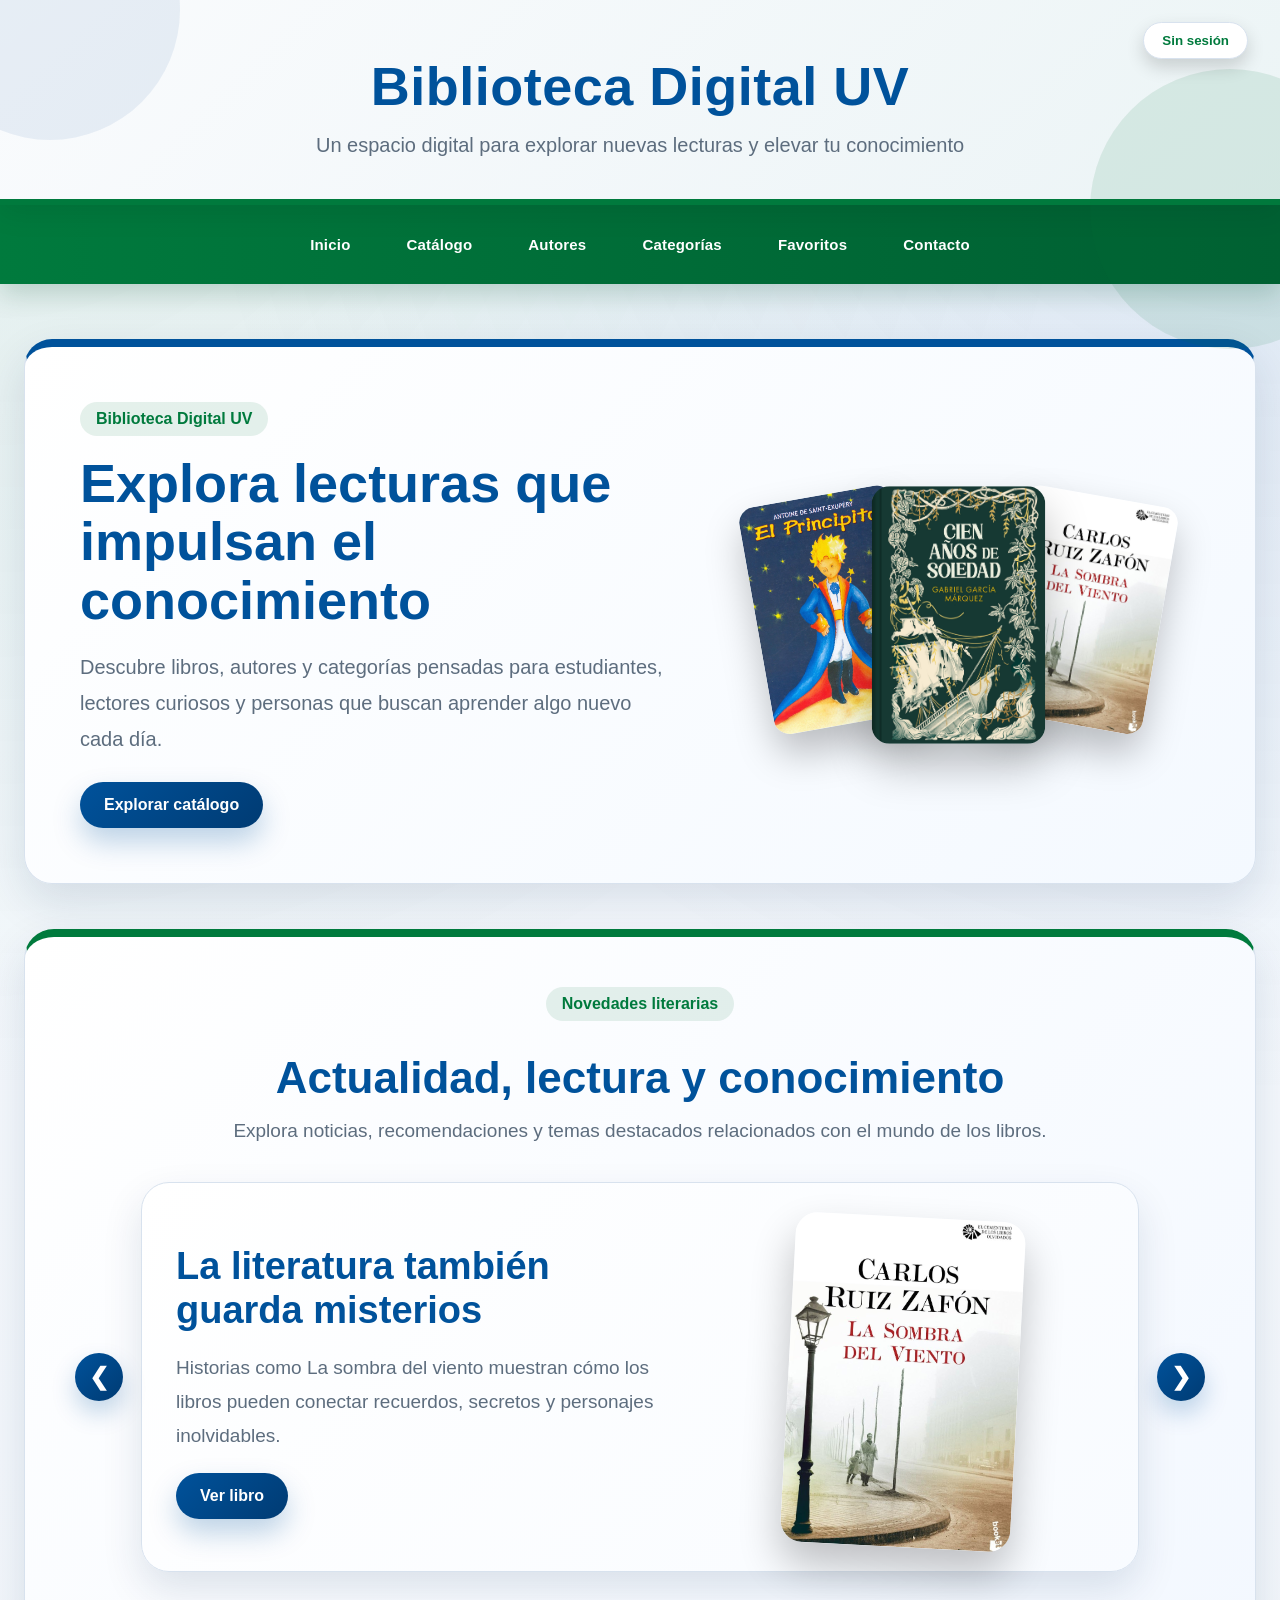
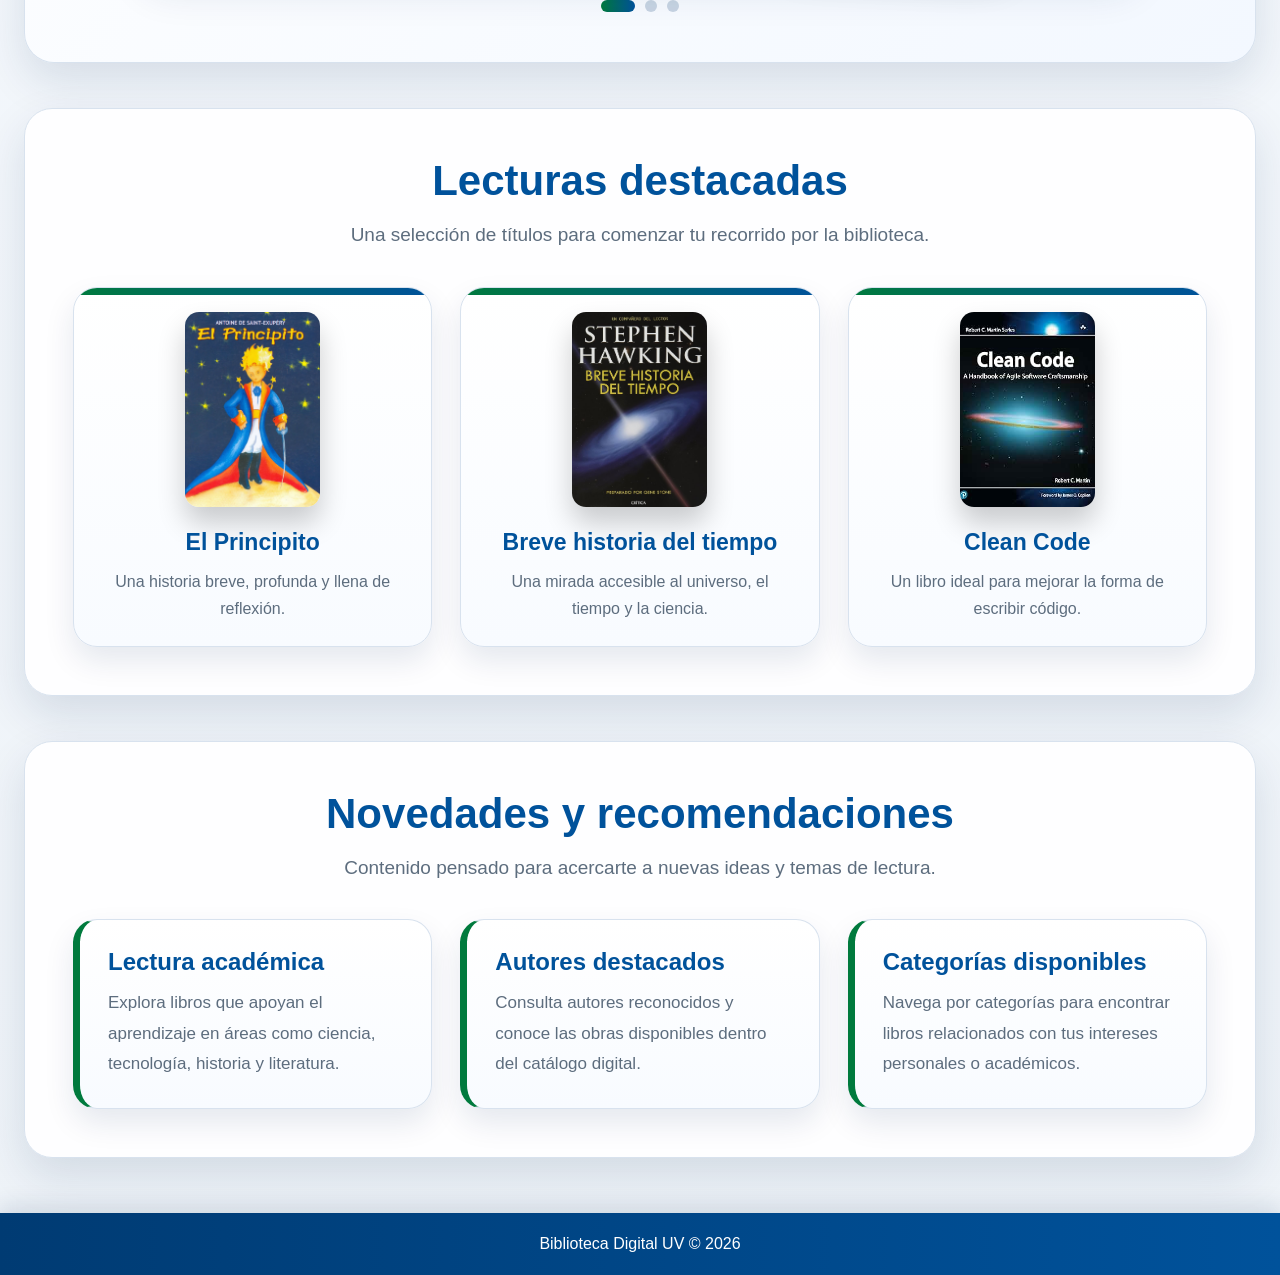
<file: index.html>
<!DOCTYPE html>
<html lang="es">
<head>
    <meta charset="UTF-8">
    <meta name="viewport" content="width=device-width, initial-scale=1.0">
    <title>Inicio - Biblioteca Digital UV</title>
    <link rel="stylesheet" href="css/estilos.css">
</head>
<body>
    <header>
        <div class="perfil-contenedor">
            <button class="boton-perfil" onclick="alternarPerfil()">Sin sesión</button>
            <div id="panel-perfil" class="panel-perfil">
                <div id="perfil-sin-sesion">
                    <p><strong>Iniciar sesión</strong></p>
                    <input type="text" id="matricula-login" placeholder="Matrícula">
                    <input type="password" id="contrasena-login" placeholder="Contraseña">
                    <button onclick="validarUsuario()" class="boton-login">Ingresar</button>
                    <p id="mensaje-login"></p>
                </div>
                <div id="perfil-con-sesion">
                    <p><strong id="nombre-sesion"></strong></p>
                    <p id="matricula-sesion"></p>
                    <button onclick="cerrarSesion()" class="boton-login">Cerrar sesión</button>
                </div>
            </div>
        </div>
        <h1>Biblioteca Digital UV</h1>
        <p>Un espacio digital para explorar nuevas lecturas y elevar tu conocimiento</p>
    </header>
    <nav class="menu-principal">
        <a href="index.html">Inicio</a>
        <div class="nav-item">
            <a href="catalogo.html">Catálogo</a>
            <div class="mega-menu mega-menu-pequeno">
                <div class="mega-columna">
                    <h3>Catálogo de libros</h3>
                    <p>Explora los títulos disponibles dentro de la Biblioteca Digital UV.</p>
                </div>
                <div class="mega-columna">
                    <h4>Libros destacados</h4>
                    <a href="detalle.html?id=1">El Principito</a>
                    <a href="detalle.html?id=2">Cien años de soledad</a>
                    <a href="detalle.html?id=3">Breve historia del tiempo</a>
                    <a href="catalogo.html">Ver catálogo completo</a>
                </div>
            </div>
        </div>
        <div class="nav-item">
            <a href="autores.html">Autores</a>
            <div class="mega-menu mega-menu-pequeno">
                <div class="mega-columna">
                    <h3>Autores</h3>
                    <p>Consulta los autores registrados y las obras relacionadas con cada uno.</p>
                </div>
                <div class="mega-columna">
                    <h4>Autores disponibles</h4>
                    <a href="autores.html">Antoine de Saint-Exupéry</a>
                    <a href="autores.html">Gabriel García Márquez</a>
                    <a href="autores.html">Stephen Hawking</a>
                    <a href="autores.html">Robert C. Martin</a>
                </div>
            </div>
        </div>
        <div class="nav-item">
            <a href="categorias.html">Categorías</a>
            <div class="mega-menu mega-menu-pequeno">
                <div class="mega-columna">
                    <h3>Categorías</h3>
                    <p>Encuentra libros organizados por áreas de interés y temas de lectura.</p>
                </div>
                <div class="mega-columna">
                    <h4>Explorar por tema</h4>
                    <a href="categorias.html">Literatura</a>
                    <a href="categorias.html">Ciencia</a>
                    <a href="categorias.html">Tecnología</a>
                    <a href="categorias.html">Historia</a>
                </div>
            </div>
        </div>
        <div class="nav-item">
            <a href="favoritos.html">Favoritos</a>
            <div class="mega-menu mega-menu-pequeno">
                <div class="mega-columna">
                    <h3>Favoritos</h3>
                    <p>Guarda libros de interés para consultarlos después desde tu navegador.</p>
                </div>
                <div class="mega-columna">
                    <h4>Acciones rápidas</h4>
                    <a href="catalogo.html">Agregar libros</a>
                    <a href="favoritos.html">Ver favoritos guardados</a>
                </div>
            </div>
        </div>
        <div class="nav-item">
            <a href="contacto.html">Contacto</a>
            <div class="mega-menu mega-menu-pequeno">
                <div class="mega-columna">
                    <h3>Contacto</h3>
                    <p>Consulta información general y envía un comentario visual desde la página.</p>
                </div>
                <div class="mega-columna">
                    <h4>Información</h4>
                    <a href="contacto.html">Datos de la biblioteca</a>
                    <a href="contacto.html">Formulario de comentarios</a>
                </div>
            </div>
        </div>
    </nav>
    <main>
        <section class="hero-inicio animado">
            <div class="hero-texto">
                <span class="etiqueta">Biblioteca Digital UV</span>
                <h2>Explora lecturas que impulsan el conocimiento</h2>
                <p>
                    Descubre libros, autores y categorías pensadas para estudiantes,
                    lectores curiosos y personas que buscan aprender algo nuevo cada día.
                </p>
                <a href="catalogo.html" class="boton-principal">Explorar catálogo</a>
            </div>
            <div class="hero-imagen">
                <img src="imagenes/elprincipito.jpg" alt="Portada del libro El Principito">
                <img src="imagenes/cienaniosdesoledad.jpg" alt="Portada del libro Cien años de soledad">
                <img src="imagenes/lasombradelviento.jpg" alt="Portada del libro La sombra del viento">
            </div>
        </section>
        <section class="seccion-carrusel animado">
            <div class="encabezado-carrusel">
                <span class="etiqueta">Novedades literarias</span>
                <h2>Actualidad, lectura y conocimiento</h2>
                <p>Explora noticias, recomendaciones y temas destacados relacionados con el mundo de los libros.</p>
            </div>
            <div class="carrusel">
                <button class="boton-carrusel" onclick="moverCarrusel(-1)">&#10094;</button>
                <div class="carrusel-contenedor">
                    <article class="noticia-carrusel activa">
                        <div class="noticia-texto">
                            <h3>La literatura también guarda misterios</h3>
                            <p>Historias como La sombra del viento muestran cómo los libros pueden conectar recuerdos, secretos y personajes inolvidables.</p>
                            <a href="detalle.html?id=17" class="boton-principal">Ver libro</a>
                        </div>
                        <img src="imagenes/lasombradelviento.jpg" alt="Libro que representa el misterio, la memoria y el poder de las historias">
                    </article>
                    <article class="noticia-carrusel">
                        <div class="noticia-texto">
                            <h3>Autores que siguen marcando generaciones</h3>
                            <p>Obras como El Principito y Cien años de soledad continúan siendo referentes dentro de la literatura universal.</p>
                            <a href="autores.html" class="boton-principal">Ver autores</a>
                        </div>
                        <img src="imagenes/elprincipito.jpg" alt="Portada del libro El Principito">
                    </article>
                    <article class="noticia-carrusel">
                        <div class="noticia-texto">
                            <h3>Ciencia y tecnología en la biblioteca</h3>
                            <p>Los libros de divulgación científica y programación ayudan a comprender mejor el mundo actual y sus avances.</p>
                            <a href="categorias.html" class="boton-principal">Ver categorías</a>
                        </div>
                        <img src="imagenes/cleancode.jpg" alt="Portada del libro Clean Code">
                    </article>
                </div>
                <button class="boton-carrusel" onclick="moverCarrusel(1)">&#10095;</button>
            </div>
            <div class="indicadores-carrusel">
                <button onclick="mostrarNoticia(0)" class="indicador activo"></button>
                <button onclick="mostrarNoticia(1)" class="indicador"></button>
                <button onclick="mostrarNoticia(2)" class="indicador"></button>
            </div>
        </section>
        <section class="seccion-inicio animado">
            <h2>Lecturas destacadas</h2>
            <p>Una selección de títulos para comenzar tu recorrido por la biblioteca.</p>
            <div class="grid-inicio">
                <article class="tarjeta-inicio">
                    <img src="imagenes/elprincipito.jpg" alt="Portada de El Principito">
                    <h3>El Principito</h3>
                    <p>Una historia breve, profunda y llena de reflexión.</p>
                </article>
                <article class="tarjeta-inicio">
                    <img src="imagenes/brevehistoriadeltiempo.jpg" alt="Portada de Breve historia del tiempo">
                    <h3>Breve historia del tiempo</h3>
                    <p>Una mirada accesible al universo, el tiempo y la ciencia.</p>
                </article>
                <article class="tarjeta-inicio">
                    <img src="imagenes/cleancode.jpg" alt="Portada de Clean Code">
                    <h3>Clean Code</h3>
                    <p>Un libro ideal para mejorar la forma de escribir código.</p>
                </article>
            </div>
        </section>
        <section class="seccion-inicio animado">
            <h2>Novedades y recomendaciones</h2>
            <p>Contenido pensado para acercarte a nuevas ideas y temas de lectura.</p>
            <div class="bloques-noticias">
                <article class="noticia">
                    <h3>Lectura académica</h3>
                    <p>
                        Explora libros que apoyan el aprendizaje en áreas como ciencia,
                        tecnología, historia y literatura.
                    </p>
                </article>
                <article class="noticia">
                    <h3>Autores destacados</h3>
                    <p>
                        Consulta autores reconocidos y conoce las obras disponibles
                        dentro del catálogo digital.
                    </p>
                </article>
                <article class="noticia">
                    <h3>Categorías disponibles</h3>
                    <p>
                        Navega por categorías para encontrar libros relacionados con
                        tus intereses personales o académicos.
                    </p>
                </article>
            </div>
        </section>
    </main>
    <footer>
        <p>Biblioteca Digital UV &copy; 2026</p>
    </footer>
    <script src="javascript/javascript.js"></script>
</body>
</html>
</file>
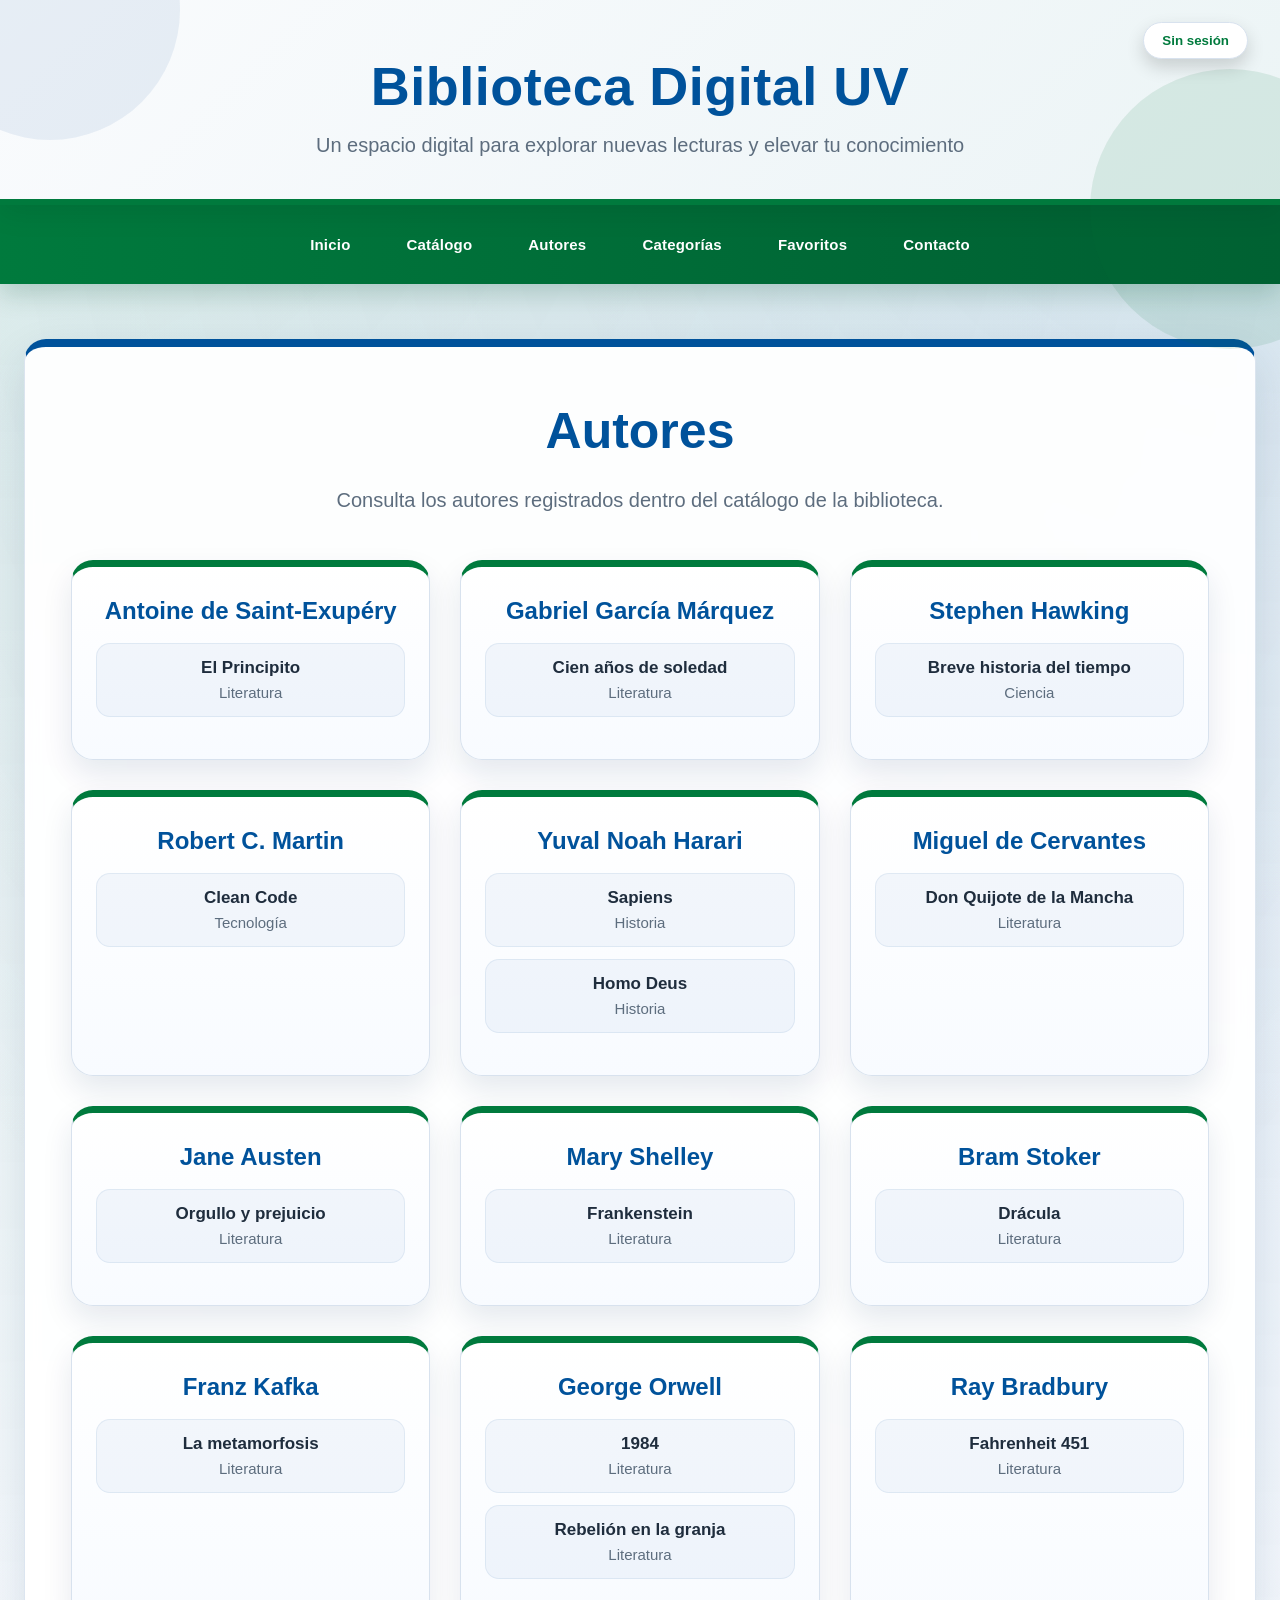
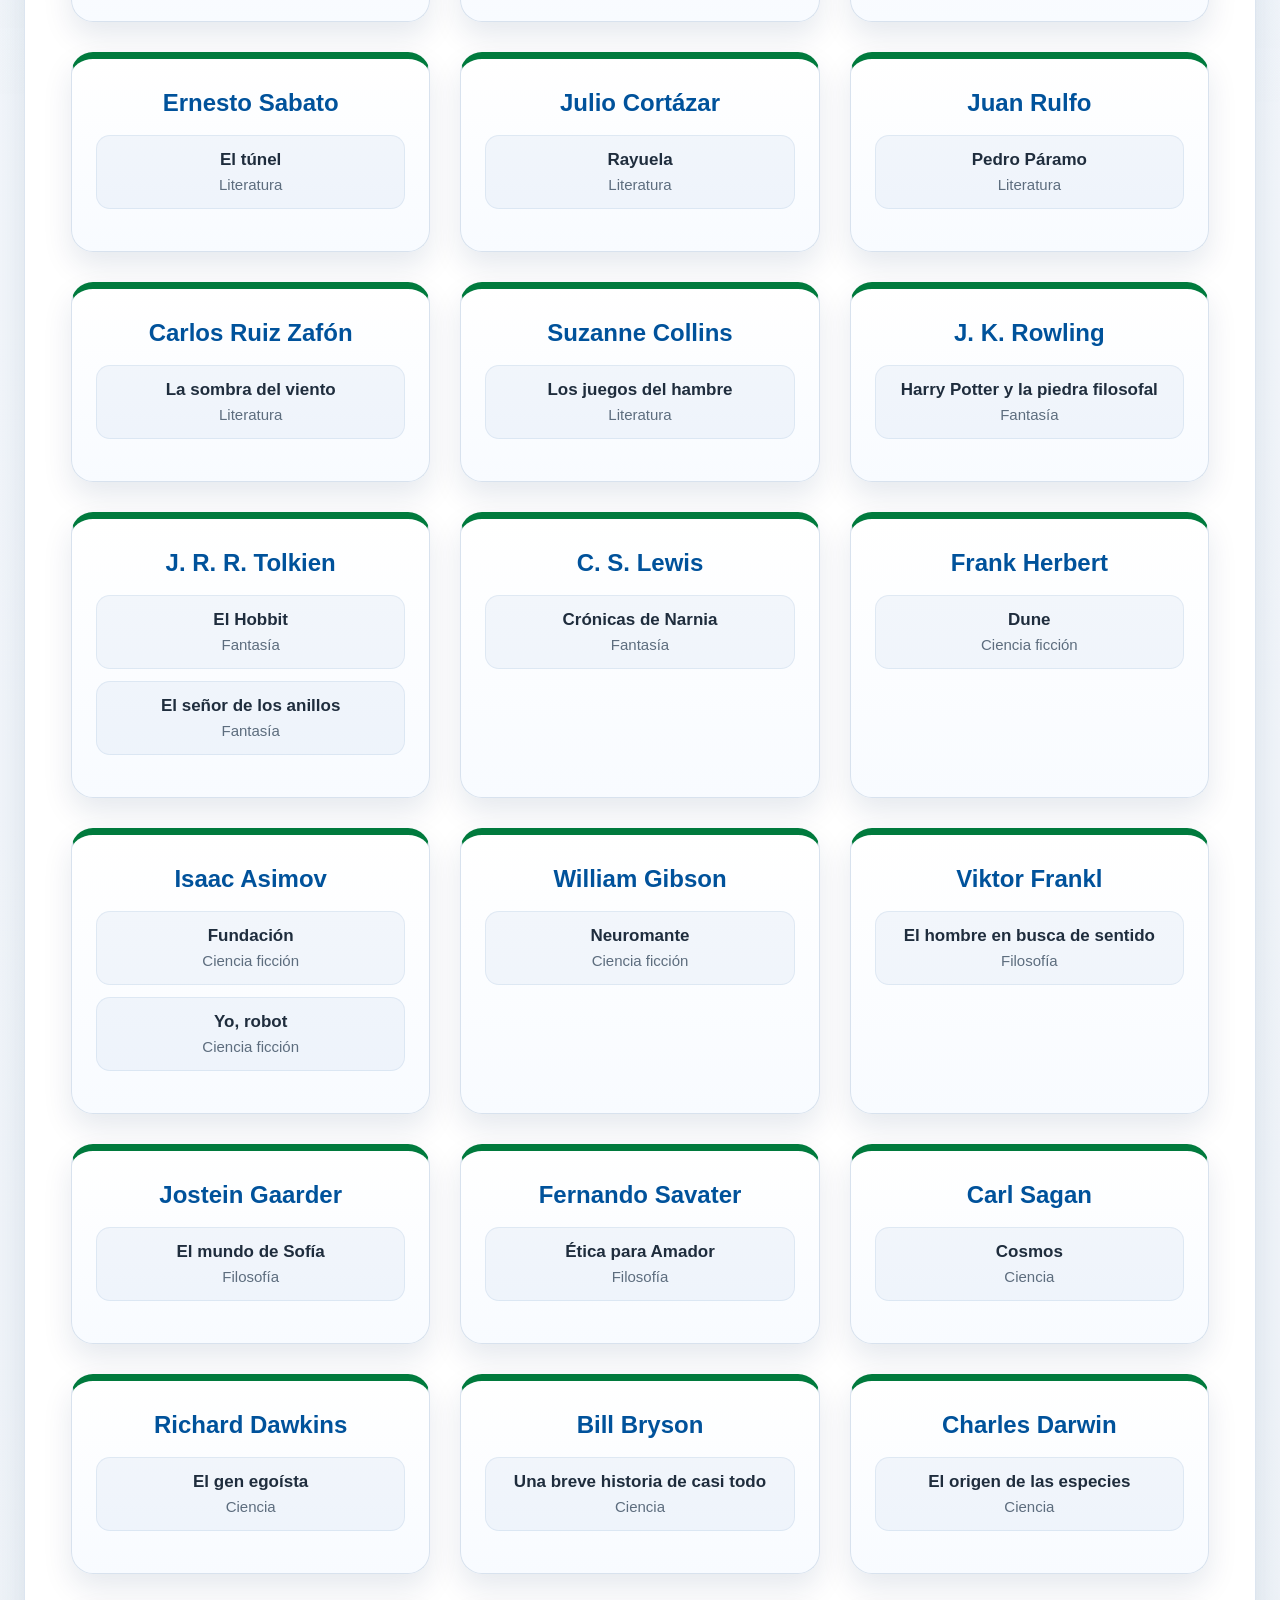
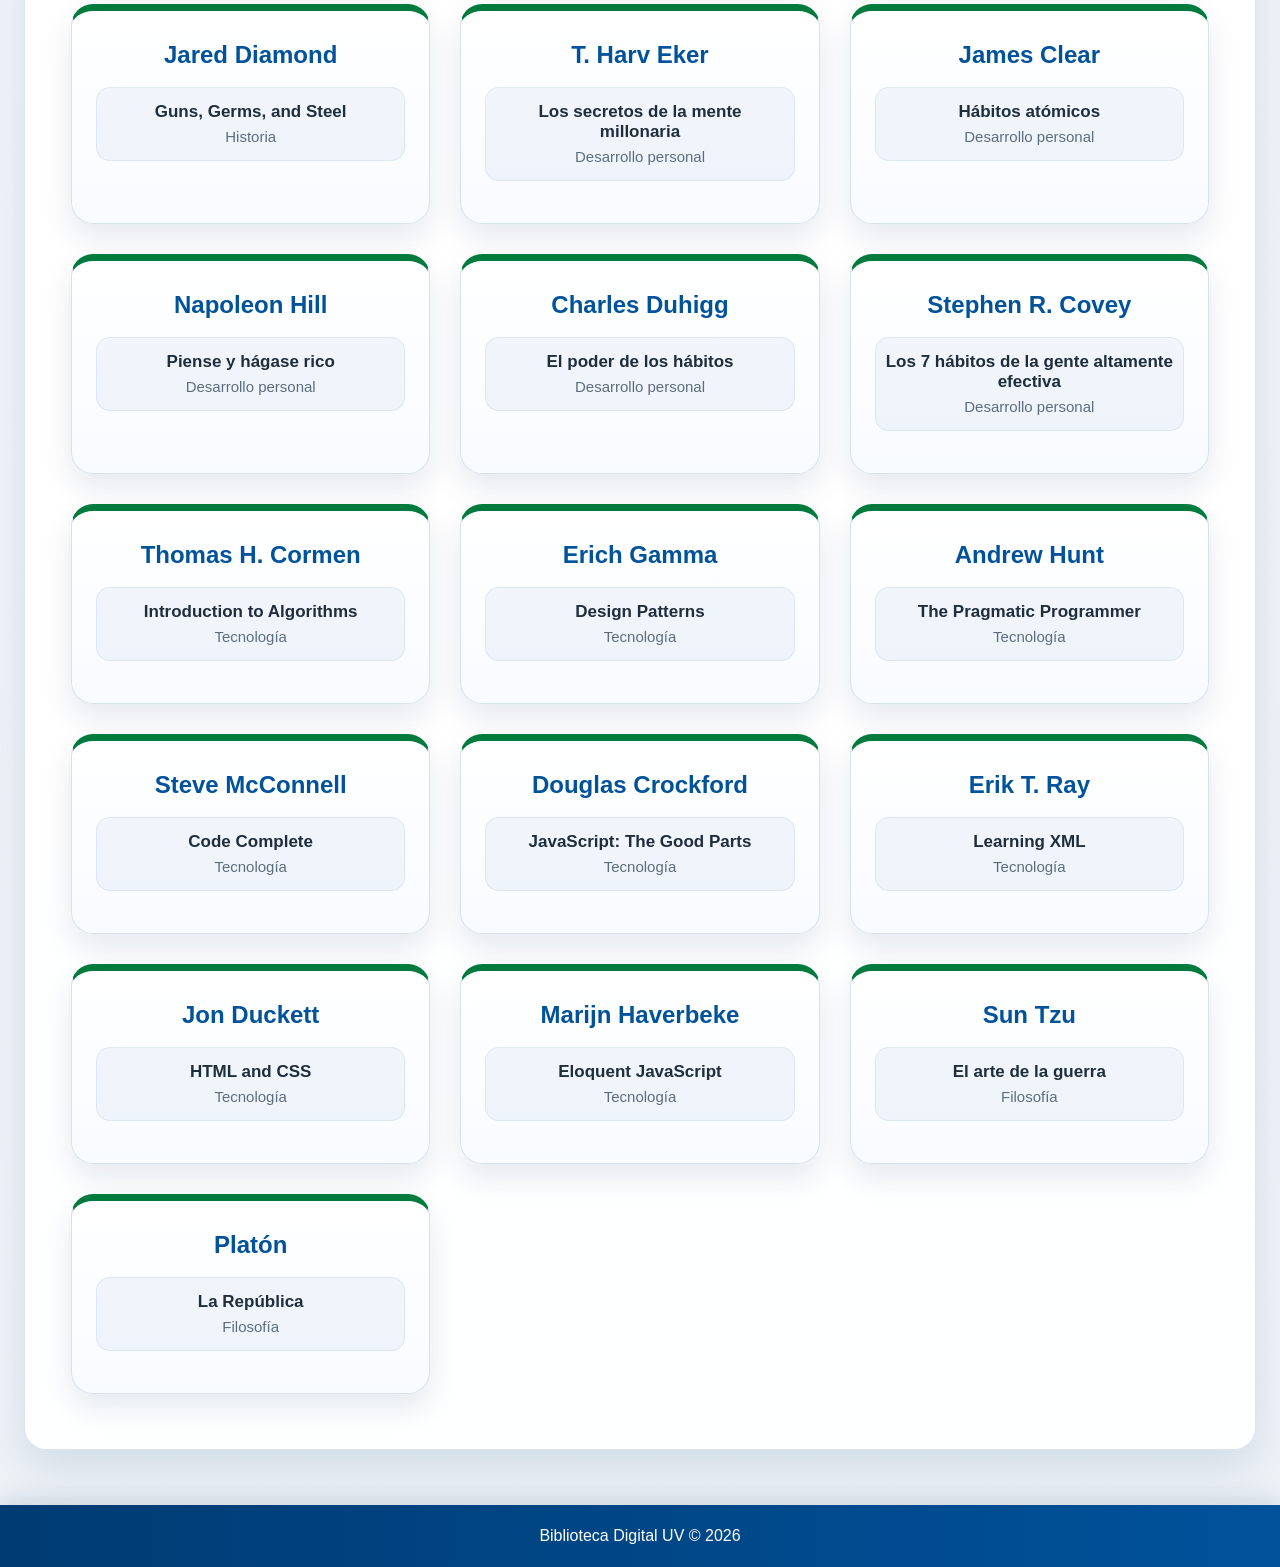
<file: autores.html>
<!DOCTYPE html>
<html lang="es">
<head>
    <meta charset="UTF-8">
    <meta name="viewport" content="width=device-width, initial-scale=1.0">
    <title>Autores - Biblioteca Digital UV</title>
    <link rel="stylesheet" href="css/estilos.css">
</head>
<body>
    <header>
        <div class="perfil-contenedor">
            <button class="boton-perfil" onclick="alternarPerfil()">Sin sesión</button>
            <div id="panel-perfil" class="panel-perfil">
                <div id="perfil-sin-sesion">
                    <p><strong>Iniciar sesión</strong></p>
                    <input type="text" id="matricula-login" placeholder="Matrícula">
                    <input type="password" id="contrasena-login" placeholder="Contraseña">
                    <button onclick="validarUsuario()" class="boton-login">Ingresar</button>
                    <p id="mensaje-login"></p>
                </div>
                <div id="perfil-con-sesion">
                    <p><strong id="nombre-sesion"></strong></p>
                    <p id="matricula-sesion"></p>
                    <button onclick="cerrarSesion()" class="boton-login">Cerrar sesión</button>
                </div>
            </div>
        </div>
        <h1>Biblioteca Digital UV</h1>
        <p>Un espacio digital para explorar nuevas lecturas y elevar tu conocimiento</p>
    </header>
    <nav class="menu-principal">
        <a href="index.html">Inicio</a>
        <div class="nav-item">
            <a href="catalogo.html">Catálogo</a>
            <div class="mega-menu mega-menu-pequeno">
                <div class="mega-columna">
                    <h3>Catálogo de libros</h3>
                    <p>Explora los títulos disponibles dentro de la Biblioteca Digital UV.</p>
                </div>
                <div class="mega-columna">
                    <h4>Libros destacados</h4>
                    <a href="detalle.html?id=1">El Principito</a>
                    <a href="detalle.html?id=2">Cien años de soledad</a>
                    <a href="detalle.html?id=3">Breve historia del tiempo</a>
                    <a href="catalogo.html">Ver catálogo completo</a>
                </div>
            </div>
        </div>
        <div class="nav-item">
            <a href="autores.html">Autores</a>
            <div class="mega-menu mega-menu-pequeno">
                <div class="mega-columna">
                    <h3>Autores</h3>
                    <p>Consulta los autores registrados y las obras relacionadas con cada uno.</p>
                </div>
                <div class="mega-columna">
                    <h4>Autores disponibles</h4>
                    <a href="autores.html">Antoine de Saint-Exupéry</a>
                    <a href="autores.html">Gabriel García Márquez</a>
                    <a href="autores.html">Stephen Hawking</a>
                    <a href="autores.html">Robert C. Martin</a>
                </div>
            </div>
        </div>
        <div class="nav-item">
            <a href="categorias.html">Categorías</a>
            <div class="mega-menu mega-menu-pequeno">
                <div class="mega-columna">
                    <h3>Categorías</h3>
                    <p>Encuentra libros organizados por áreas de interés y temas de lectura.</p>
                </div>
                <div class="mega-columna">
                    <h4>Explorar por tema</h4>
                    <a href="categorias.html">Literatura</a>
                    <a href="categorias.html">Ciencia</a>
                    <a href="categorias.html">Tecnología</a>
                    <a href="categorias.html">Historia</a>
                </div>
            </div>
        </div>
        <div class="nav-item">
            <a href="favoritos.html">Favoritos</a>
            <div class="mega-menu mega-menu-pequeno">
                <div class="mega-columna">
                    <h3>Favoritos</h3>
                    <p>Guarda libros de interés para consultarlos después desde tu navegador.</p>
                </div>
                <div class="mega-columna">
                    <h4>Acciones rápidas</h4>
                    <a href="catalogo.html">Agregar libros</a>
                    <a href="favoritos.html">Ver favoritos guardados</a>
                </div>
            </div>
        </div>
        <div class="nav-item">
            <a href="contacto.html">Contacto</a>
            <div class="mega-menu mega-menu-pequeno">
                <div class="mega-columna">
                    <h3>Contacto</h3>
                    <p>Consulta información general y envía un comentario visual desde la página.</p>
                </div>
                <div class="mega-columna">
                    <h4>Información</h4>
                    <a href="contacto.html">Datos de la biblioteca</a>
                    <a href="contacto.html">Formulario de comentarios</a>
                </div>
            </div>
        </div>
    </nav>
    <main>
        <section class="contenedor">
            <h2>Autores</h2>
            <p>Consulta los autores registrados dentro del catálogo de la biblioteca.</p>
            <div id="lista-autores" class="lista-autores"></div>
        </section>
    </main>
    <footer>
        <p>Biblioteca Digital UV &copy; 2026</p>
    </footer>
    <script src="javascript/javascript.js"></script>
</body>
</html>
</file>
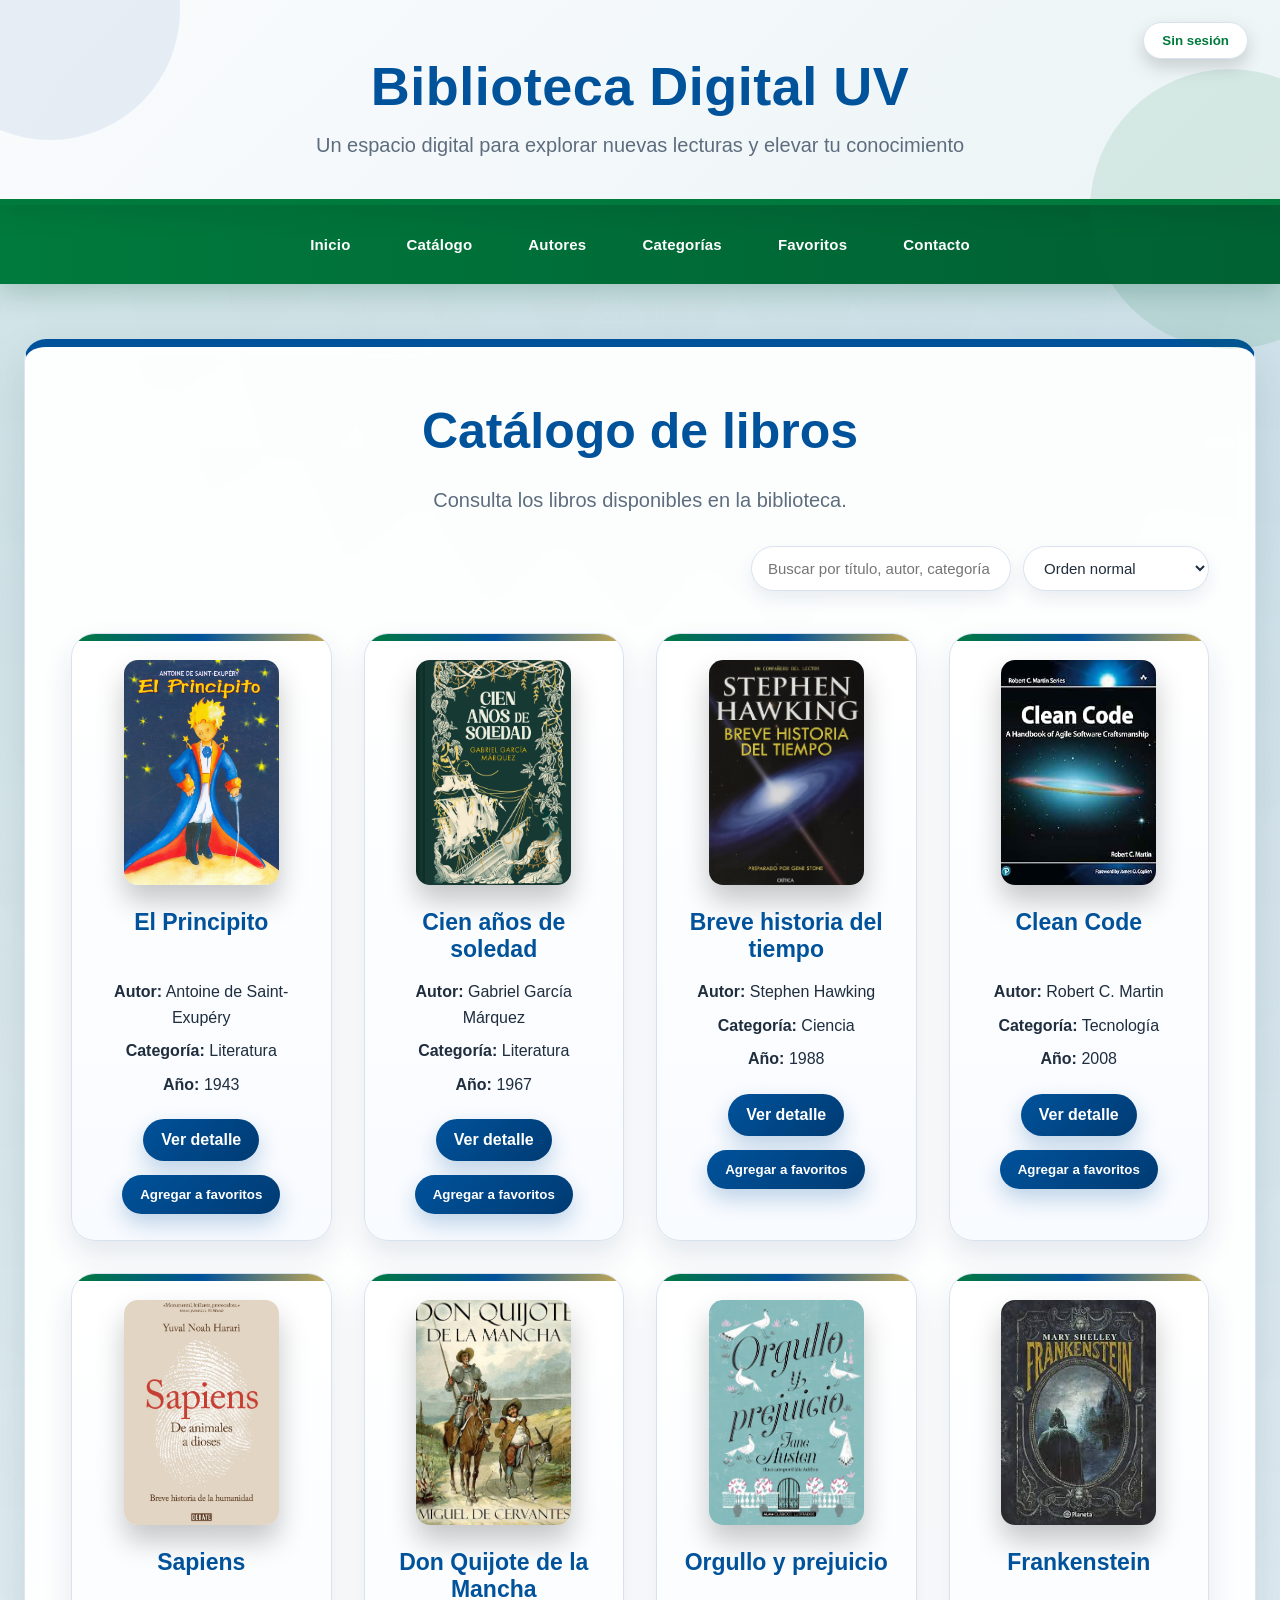
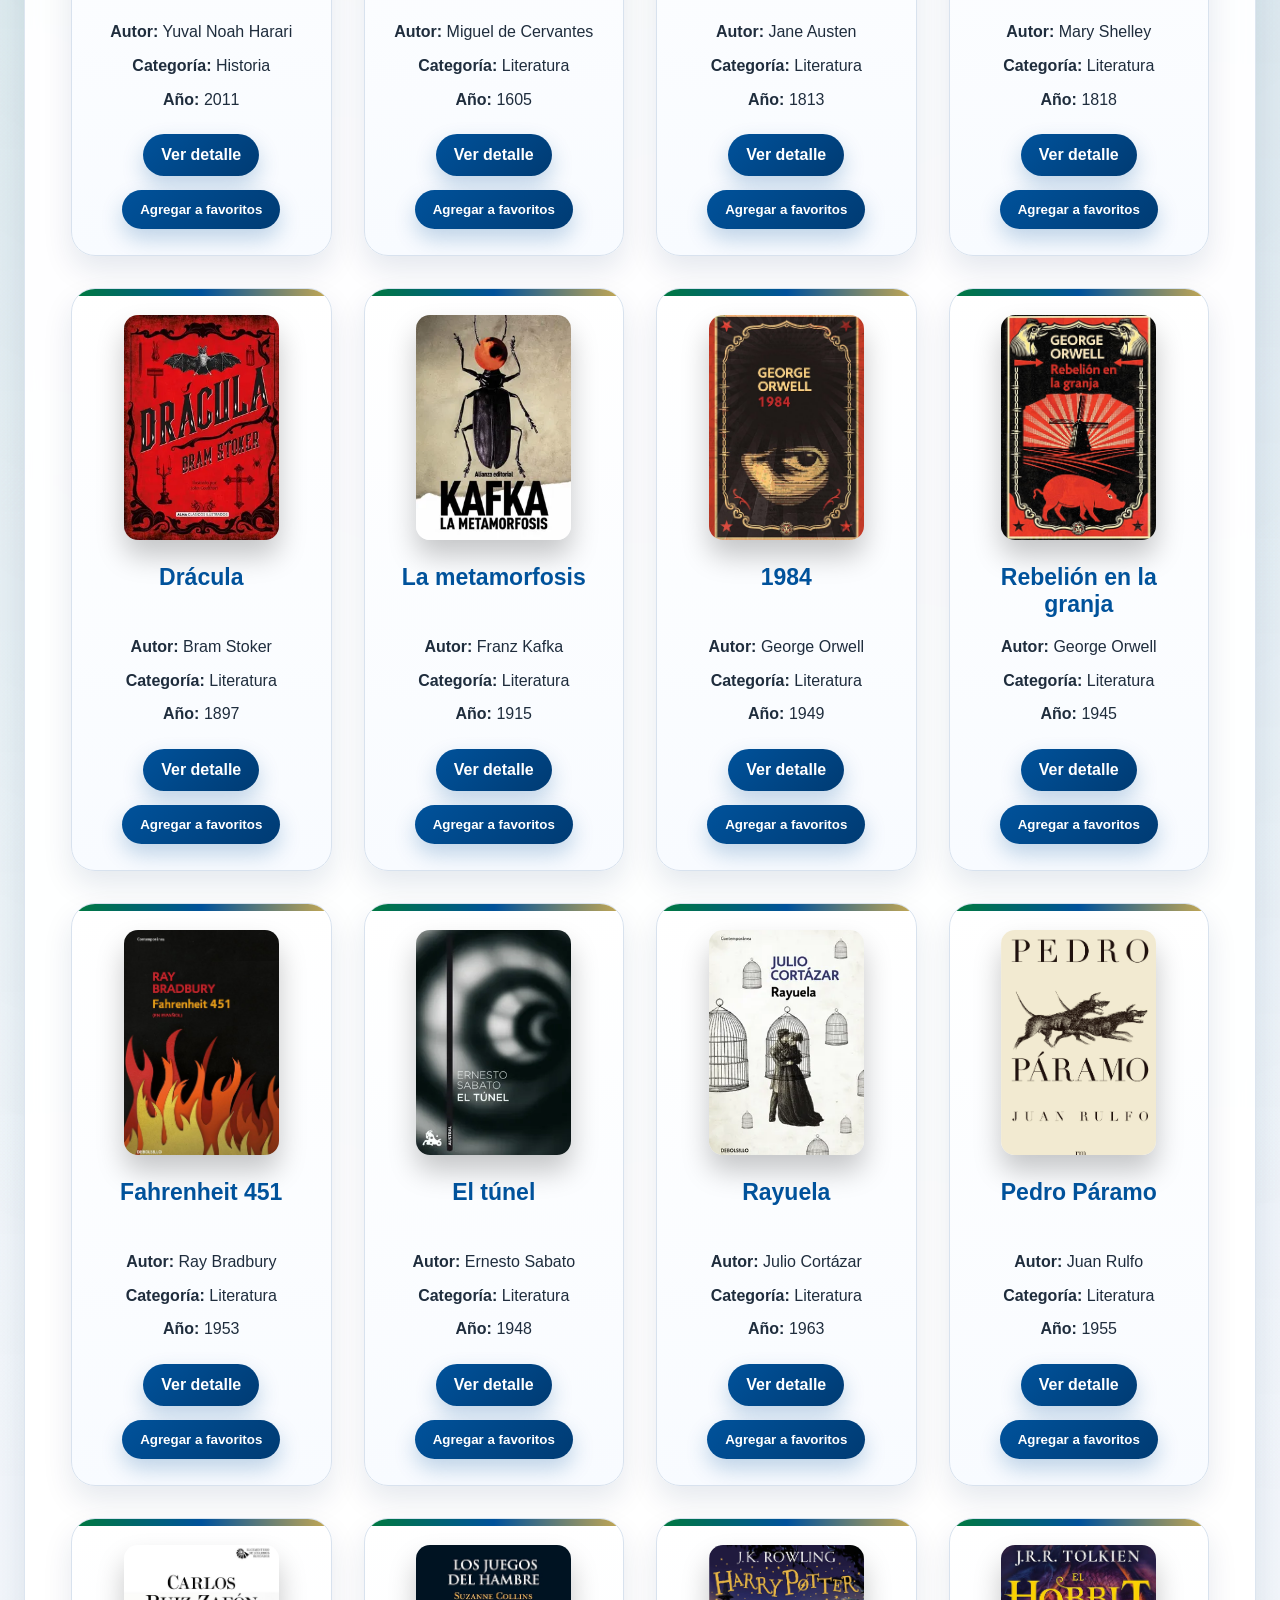
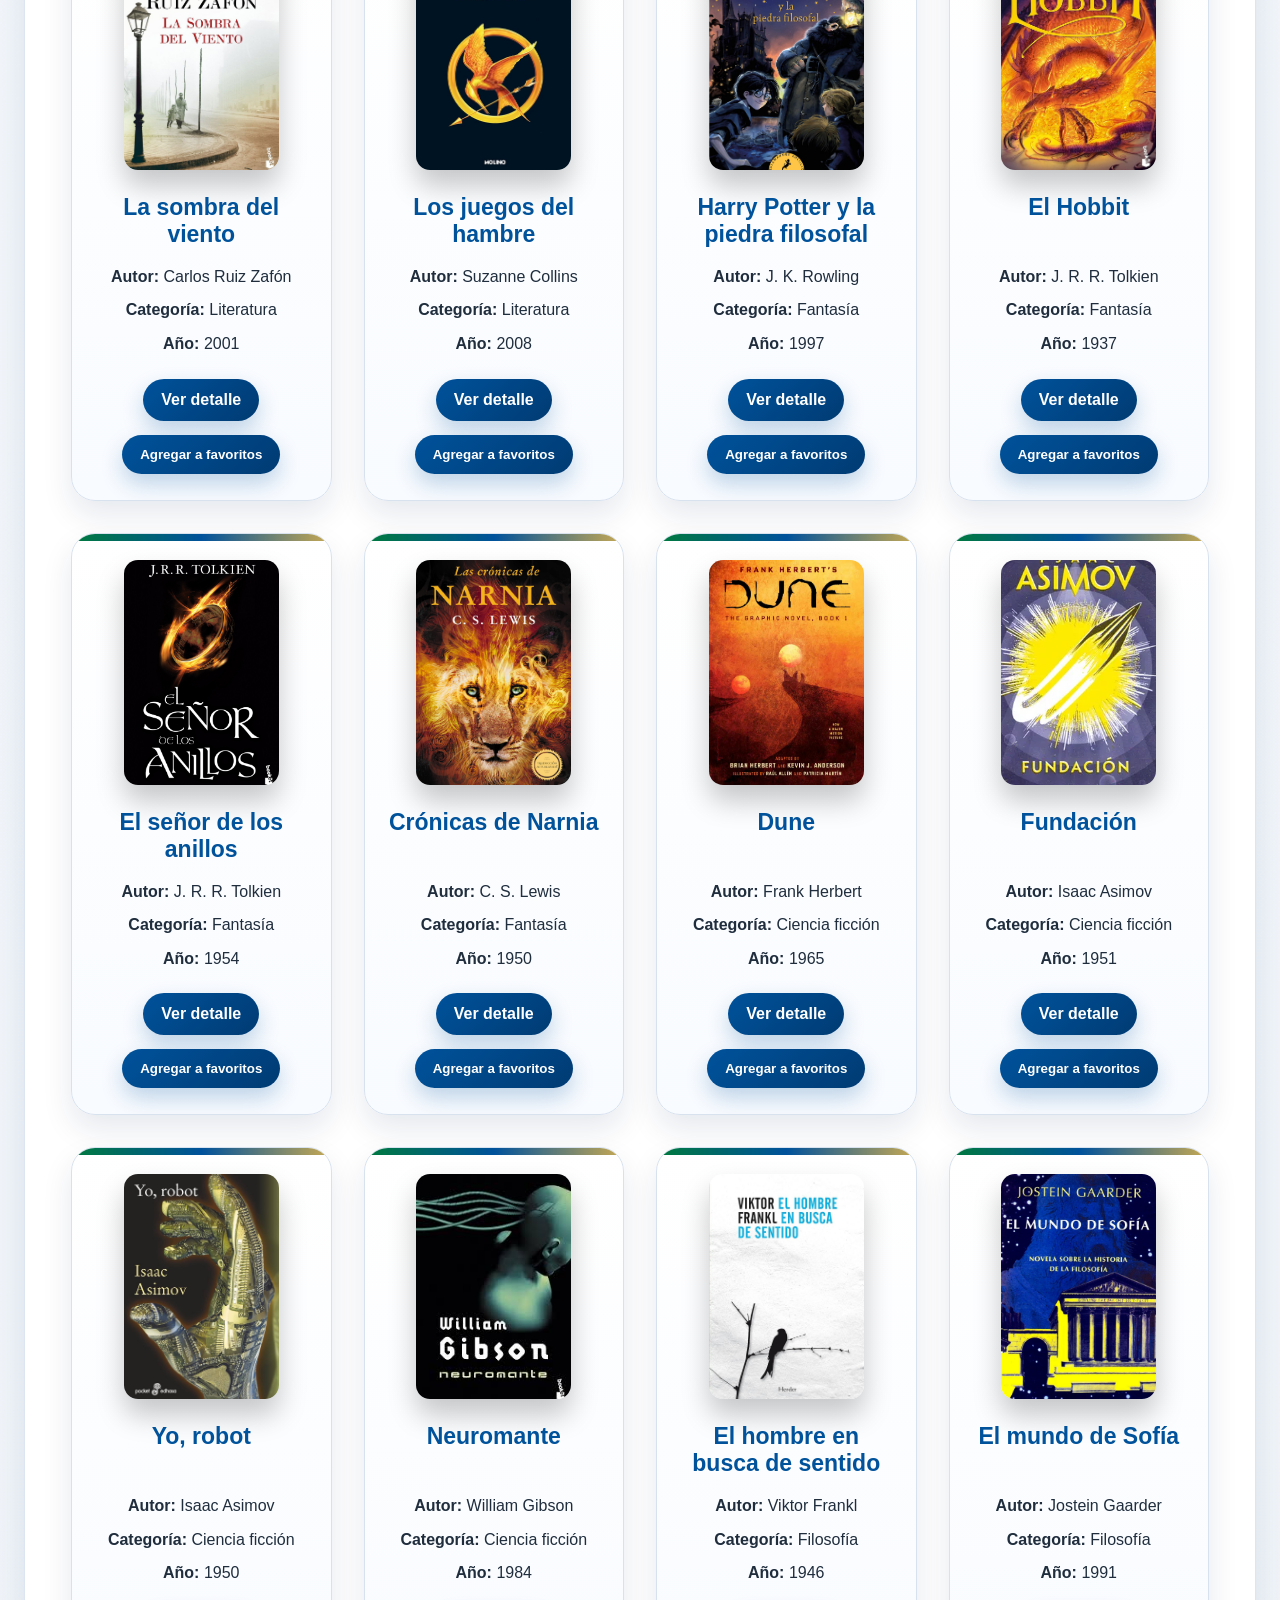
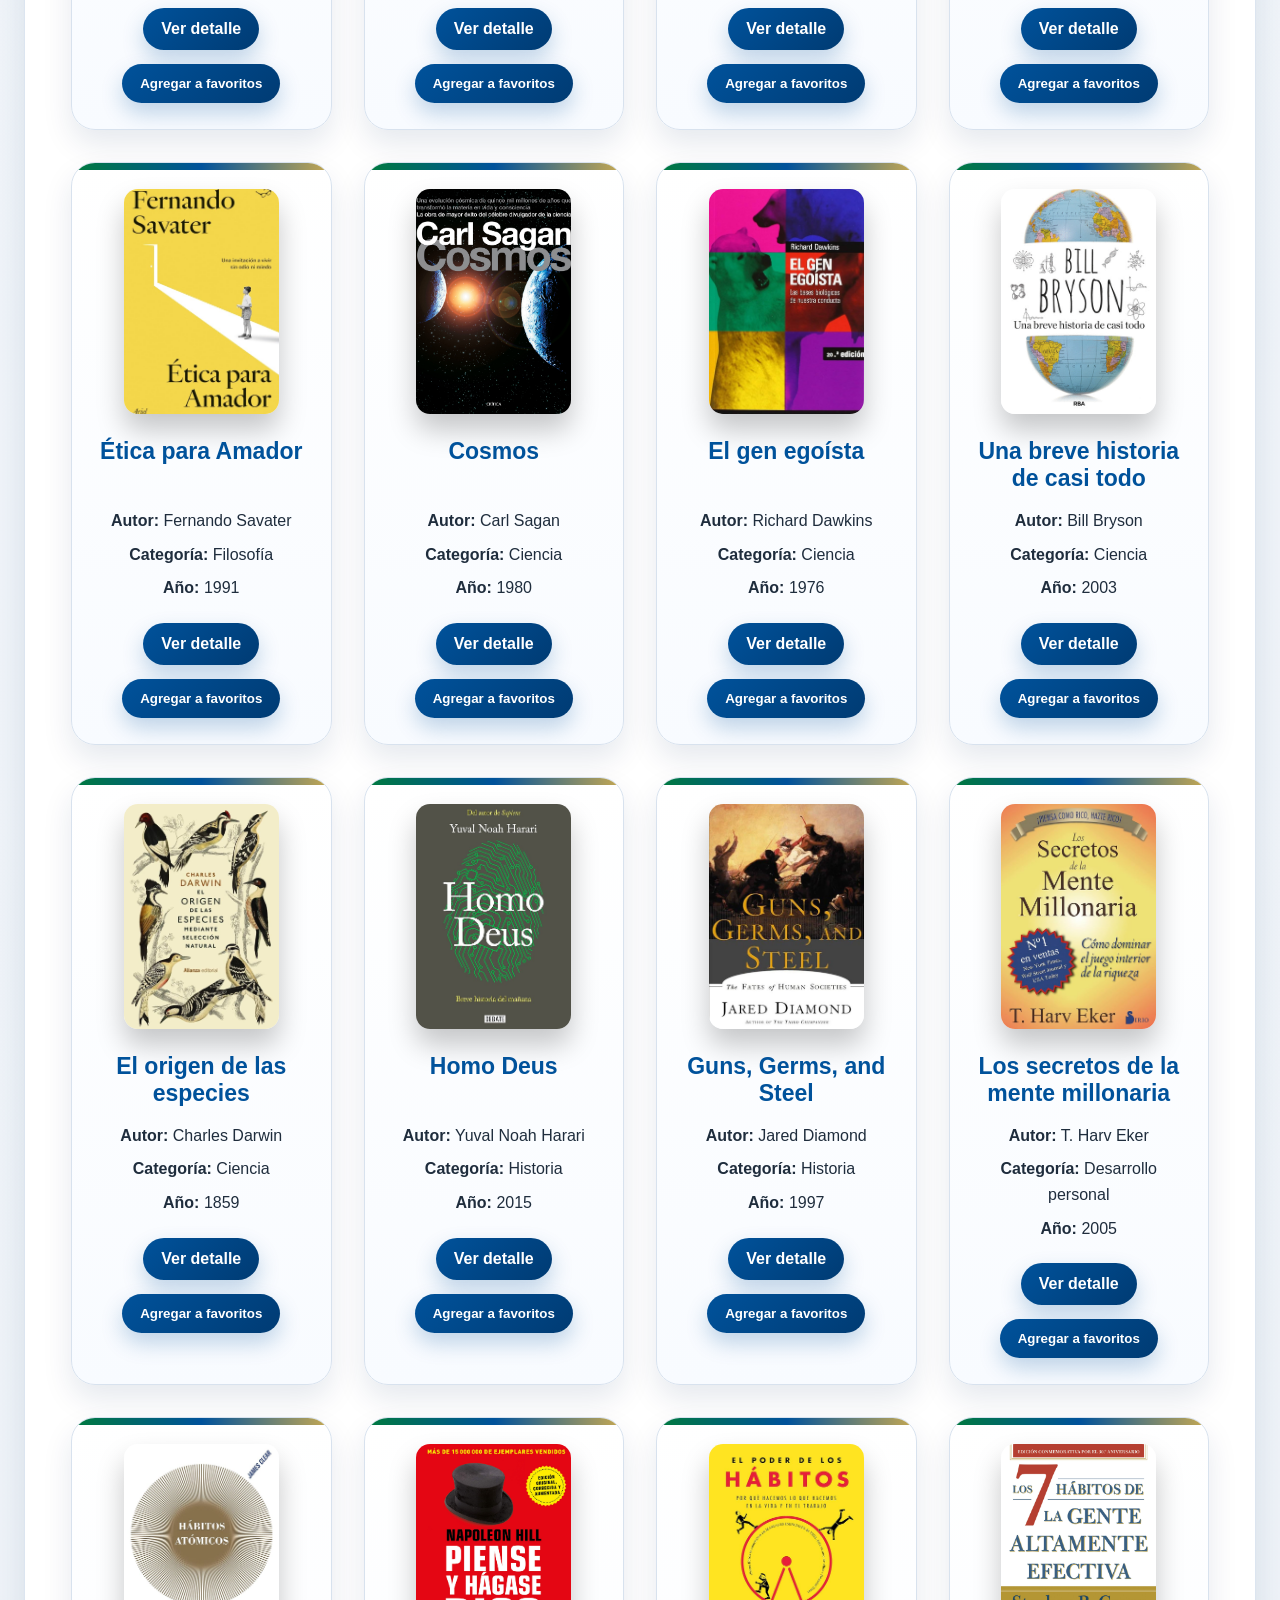
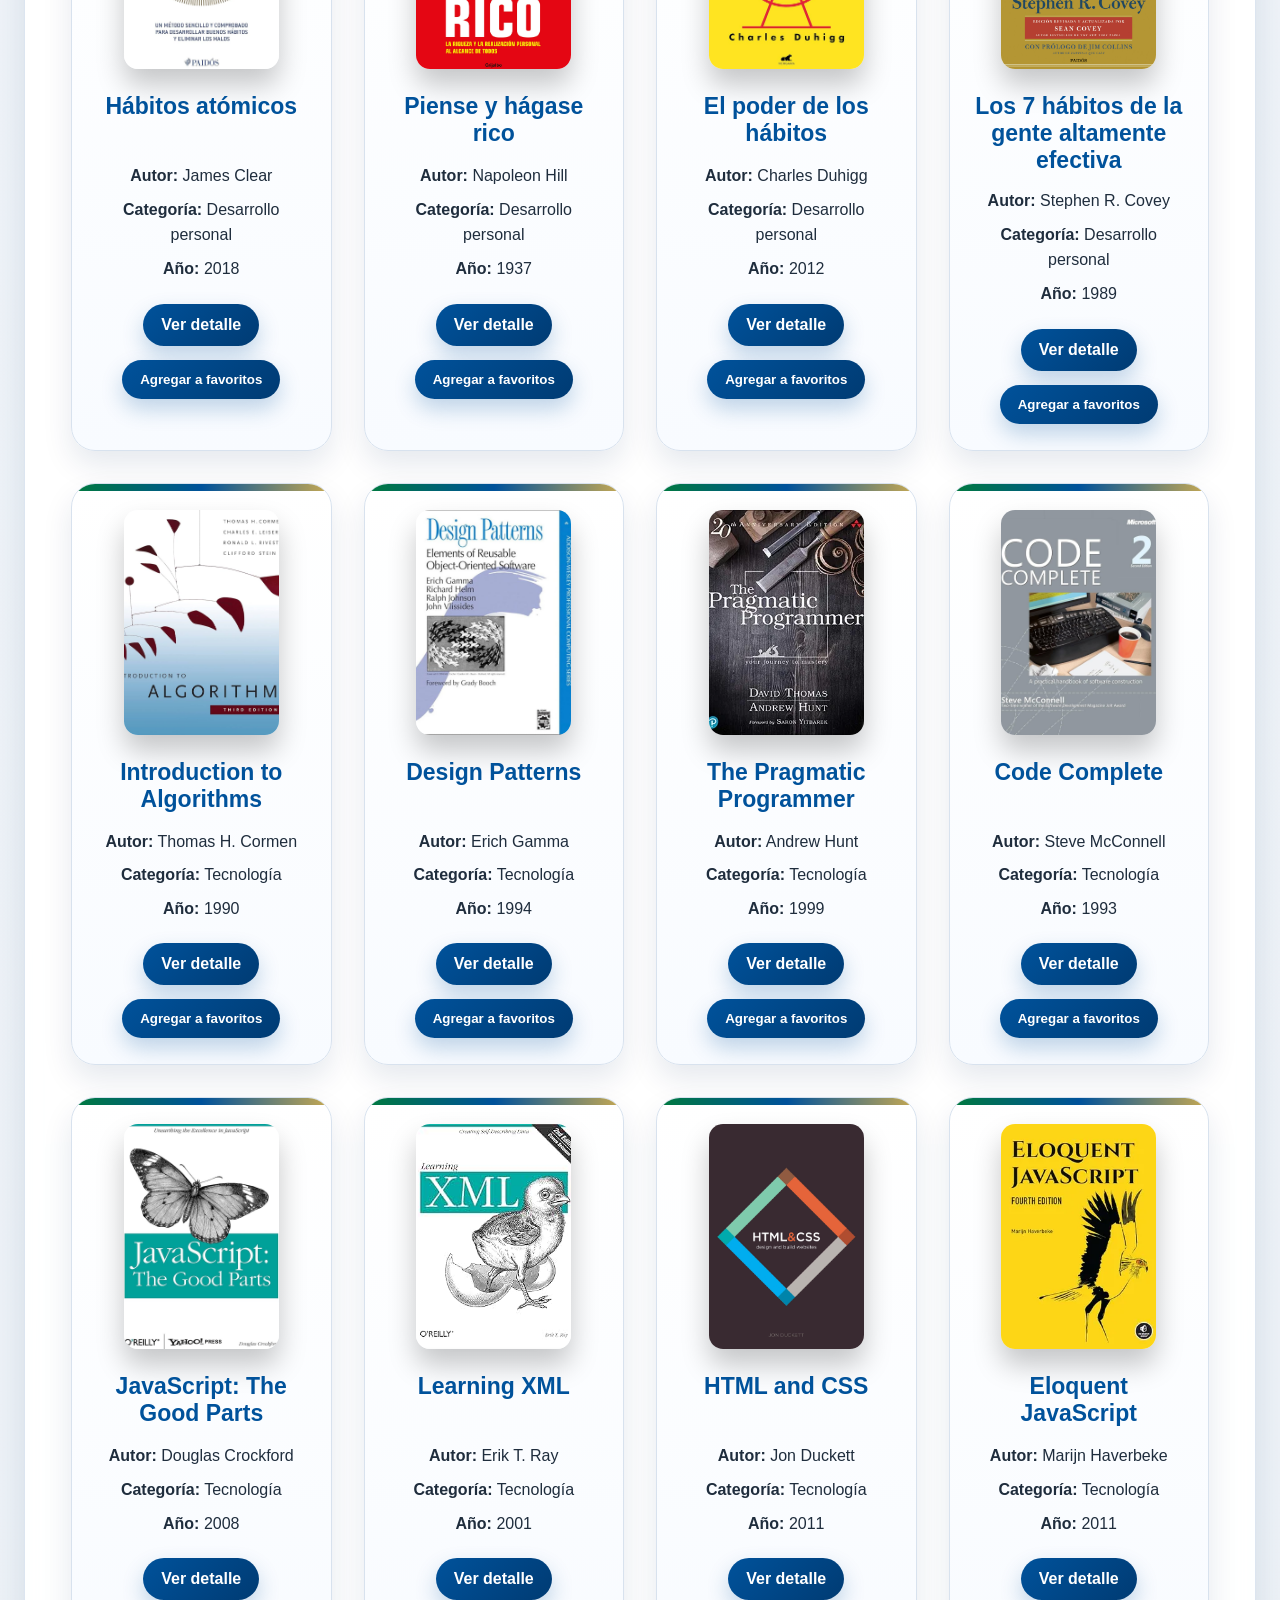
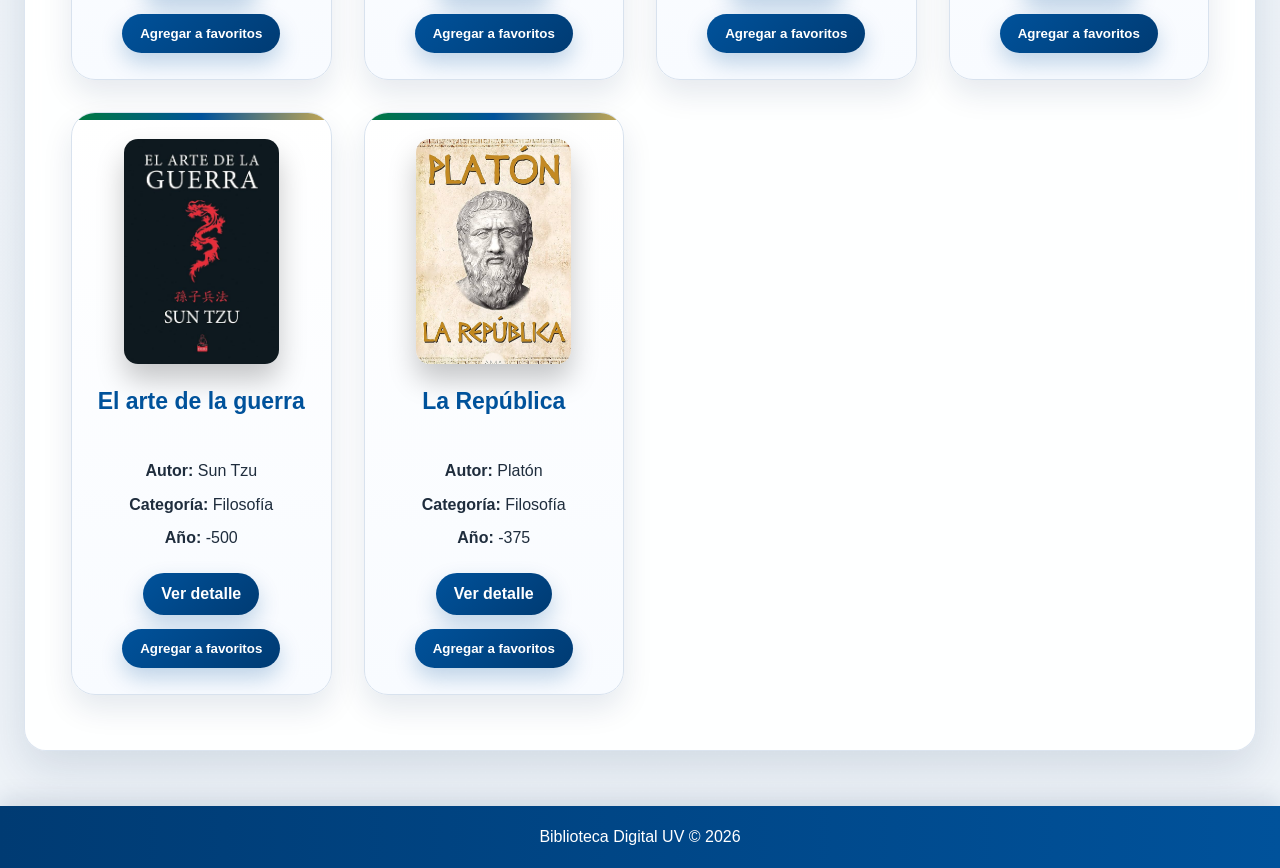
<file: catalogo.html>
<!DOCTYPE html>
<html lang="es">
<head>
    <meta charset="UTF-8">
    <meta name="viewport" content="width=device-width, initial-scale=1.0">
    <title>Catálogo - Biblioteca Digital UV</title>
    <link rel="stylesheet" href="css/estilos.css">
</head>
<body>
    <header>
        <div class="perfil-contenedor">
            <button class="boton-perfil" onclick="alternarPerfil()">Sin sesión</button>
            <div id="panel-perfil" class="panel-perfil">
                <div id="perfil-sin-sesion">
                    <p><strong>Iniciar sesión</strong></p>
                    <input type="text" id="matricula-login" placeholder="Matrícula">
                    <input type="password" id="contrasena-login" placeholder="Contraseña">
                    <button onclick="validarUsuario()" class="boton-login">Ingresar</button>
                    <p id="mensaje-login"></p>
                </div>
                <div id="perfil-con-sesion">
                    <p><strong id="nombre-sesion"></strong></p>
                    <p id="matricula-sesion"></p>
                    <button onclick="cerrarSesion()" class="boton-login">Cerrar sesión</button>
                </div>
            </div>
        </div>
        <h1>Biblioteca Digital UV</h1>
        <p>Un espacio digital para explorar nuevas lecturas y elevar tu conocimiento</p>
    </header>
    <nav class="menu-principal">
        <a href="index.html">Inicio</a>
        <div class="nav-item">
            <a href="catalogo.html">Catálogo</a>
            <div class="mega-menu mega-menu-pequeno">
                <div class="mega-columna">
                    <h3>Catálogo de libros</h3>
                    <p>Explora los títulos disponibles dentro de la Biblioteca Digital UV.</p>
                </div>
                <div class="mega-columna">
                    <h4>Libros destacados</h4>
                    <a href="detalle.html?id=1">El Principito</a>
                    <a href="detalle.html?id=2">Cien años de soledad</a>
                    <a href="detalle.html?id=3">Breve historia del tiempo</a>
                    <a href="catalogo.html">Ver catálogo completo</a>
                </div>
            </div>
        </div>
        <div class="nav-item">
            <a href="autores.html">Autores</a>
            <div class="mega-menu mega-menu-pequeno">
                <div class="mega-columna">
                    <h3>Autores</h3>
                    <p>Consulta los autores registrados y las obras relacionadas con cada uno.</p>
                </div>
                <div class="mega-columna">
                    <h4>Autores disponibles</h4>
                    <a href="autores.html">Antoine de Saint-Exupéry</a>
                    <a href="autores.html">Gabriel García Márquez</a>
                    <a href="autores.html">Stephen Hawking</a>
                    <a href="autores.html">Robert C. Martin</a>
                </div>
            </div>
        </div>
        <div class="nav-item">
            <a href="categorias.html">Categorías</a>
            <div class="mega-menu mega-menu-pequeno">
                <div class="mega-columna">
                    <h3>Categorías</h3>
                    <p>Encuentra libros organizados por áreas de interés y temas de lectura.</p>
                </div>
                <div class="mega-columna">
                    <h4>Explorar por tema</h4>
                    <a href="categorias.html">Literatura</a>
                    <a href="categorias.html">Ciencia</a>
                    <a href="categorias.html">Tecnología</a>
                    <a href="categorias.html">Historia</a>
                </div>
            </div>
        </div>
        <div class="nav-item">
            <a href="favoritos.html">Favoritos</a>
            <div class="mega-menu mega-menu-pequeno">
                <div class="mega-columna">
                    <h3>Favoritos</h3>
                    <p>Guarda libros de interés para consultarlos después desde tu navegador.</p>
                </div>
                <div class="mega-columna">
                    <h4>Acciones rápidas</h4>
                    <a href="catalogo.html">Agregar libros</a>
                    <a href="favoritos.html">Ver favoritos guardados</a>
                </div>
            </div>
        </div>
        <div class="nav-item">
            <a href="contacto.html">Contacto</a>
            <div class="mega-menu mega-menu-pequeno">
                <div class="mega-columna">
                    <h3>Contacto</h3>
                    <p>Consulta información general y envía un comentario visual desde la página.</p>
                </div>
                <div class="mega-columna">
                    <h4>Información</h4>
                    <a href="contacto.html">Datos de la biblioteca</a>
                    <a href="contacto.html">Formulario de comentarios</a>
                </div>
            </div>
        </div>
    </nav>
    <main>
        <section class="contenedor">
            <h2>Catálogo de libros</h2>
            <p>Consulta los libros disponibles en la biblioteca.</p>
            <div class="barra-filtros">
                <input type="text" id="busqueda-libro" placeholder="Buscar por título, autor, categoría o año">
                <select id="orden-libro">
                    <option value="normal">Orden normal</option>
                    <option value="titulo">Título A-Z</option>
                    <option value="autor">Autor A-Z</option>
                    <option value="categoria">Categoría A-Z</option>
                    <option value="anio-menor">Año menor a mayor</option>
                    <option value="anio-mayor">Año mayor a menor</option>
                </select>
            </div>
            <div id="lista-libros" class="lista-libros"></div>
        </section>
    </main>
    <footer>
        <p>Biblioteca Digital UV &copy; 2026</p>
    </footer>
    <script src="javascript/javascript.js"></script>
</body>
</html>
</file>
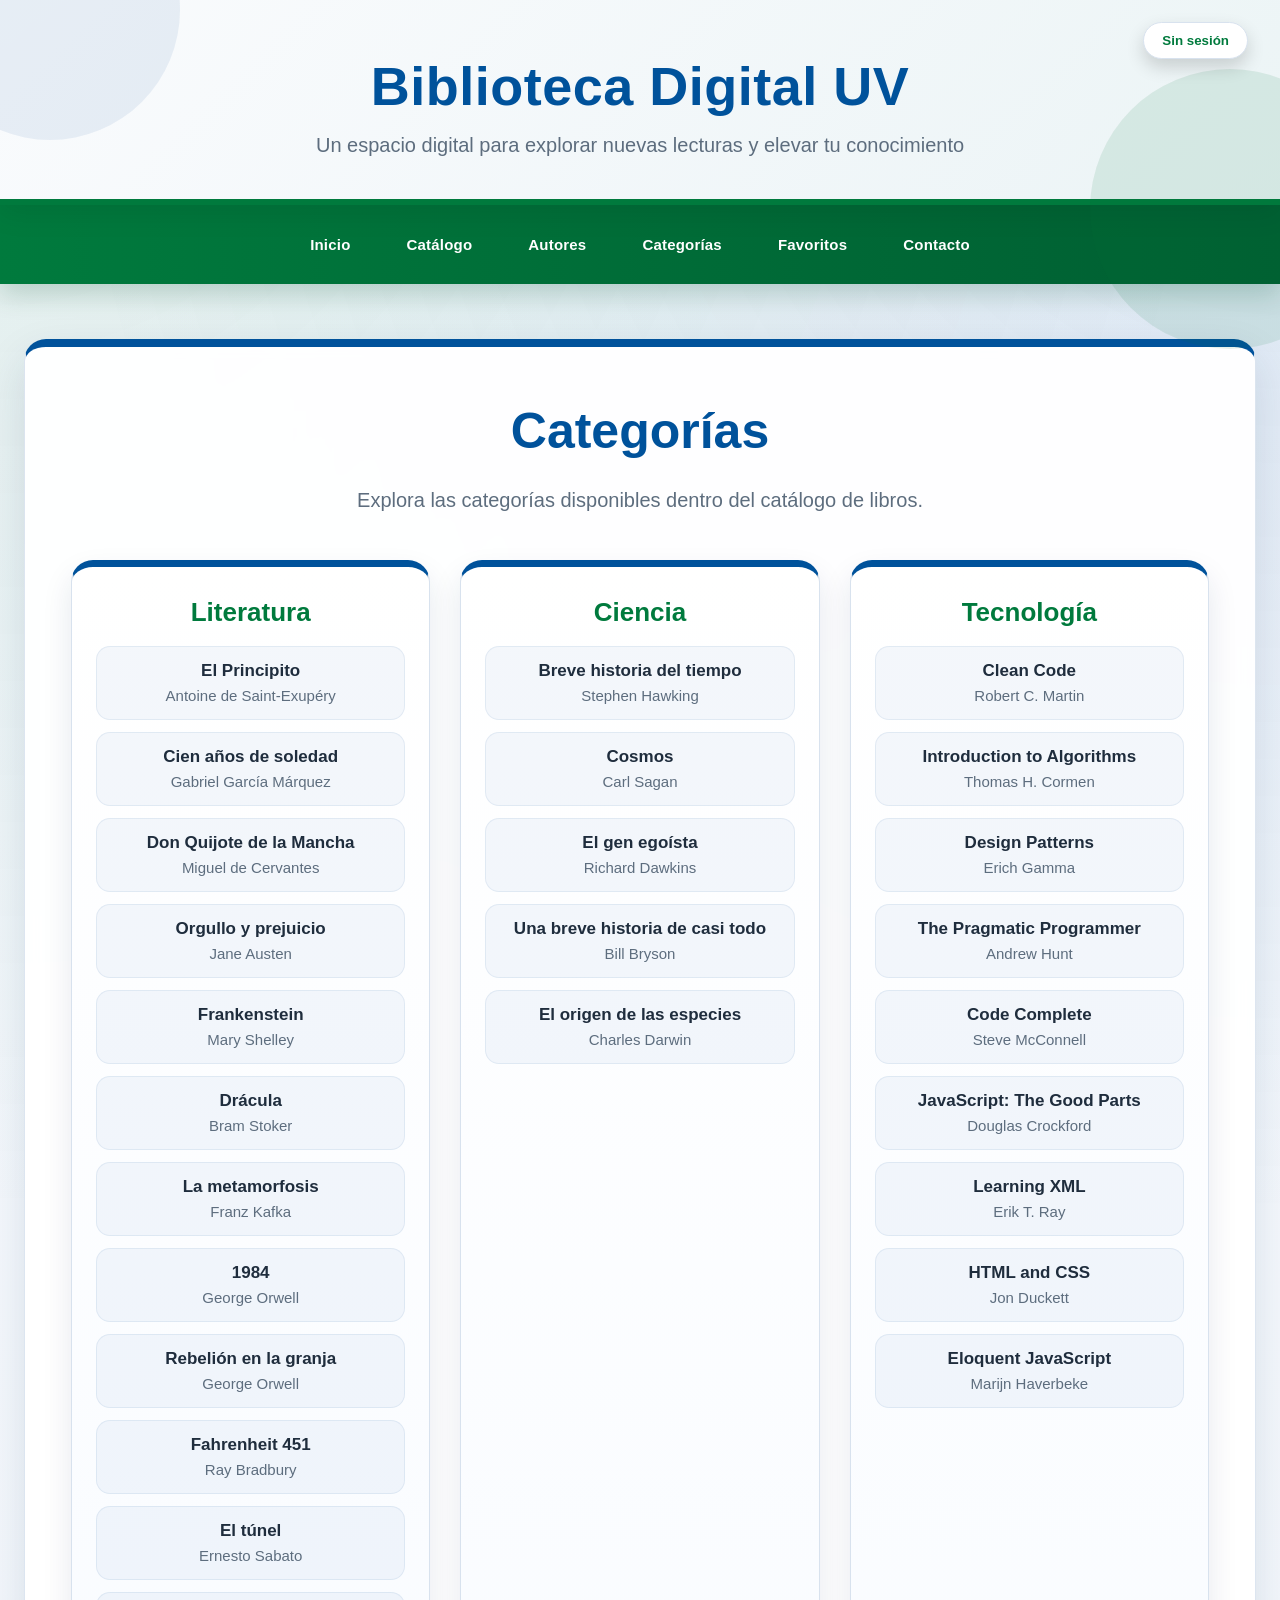
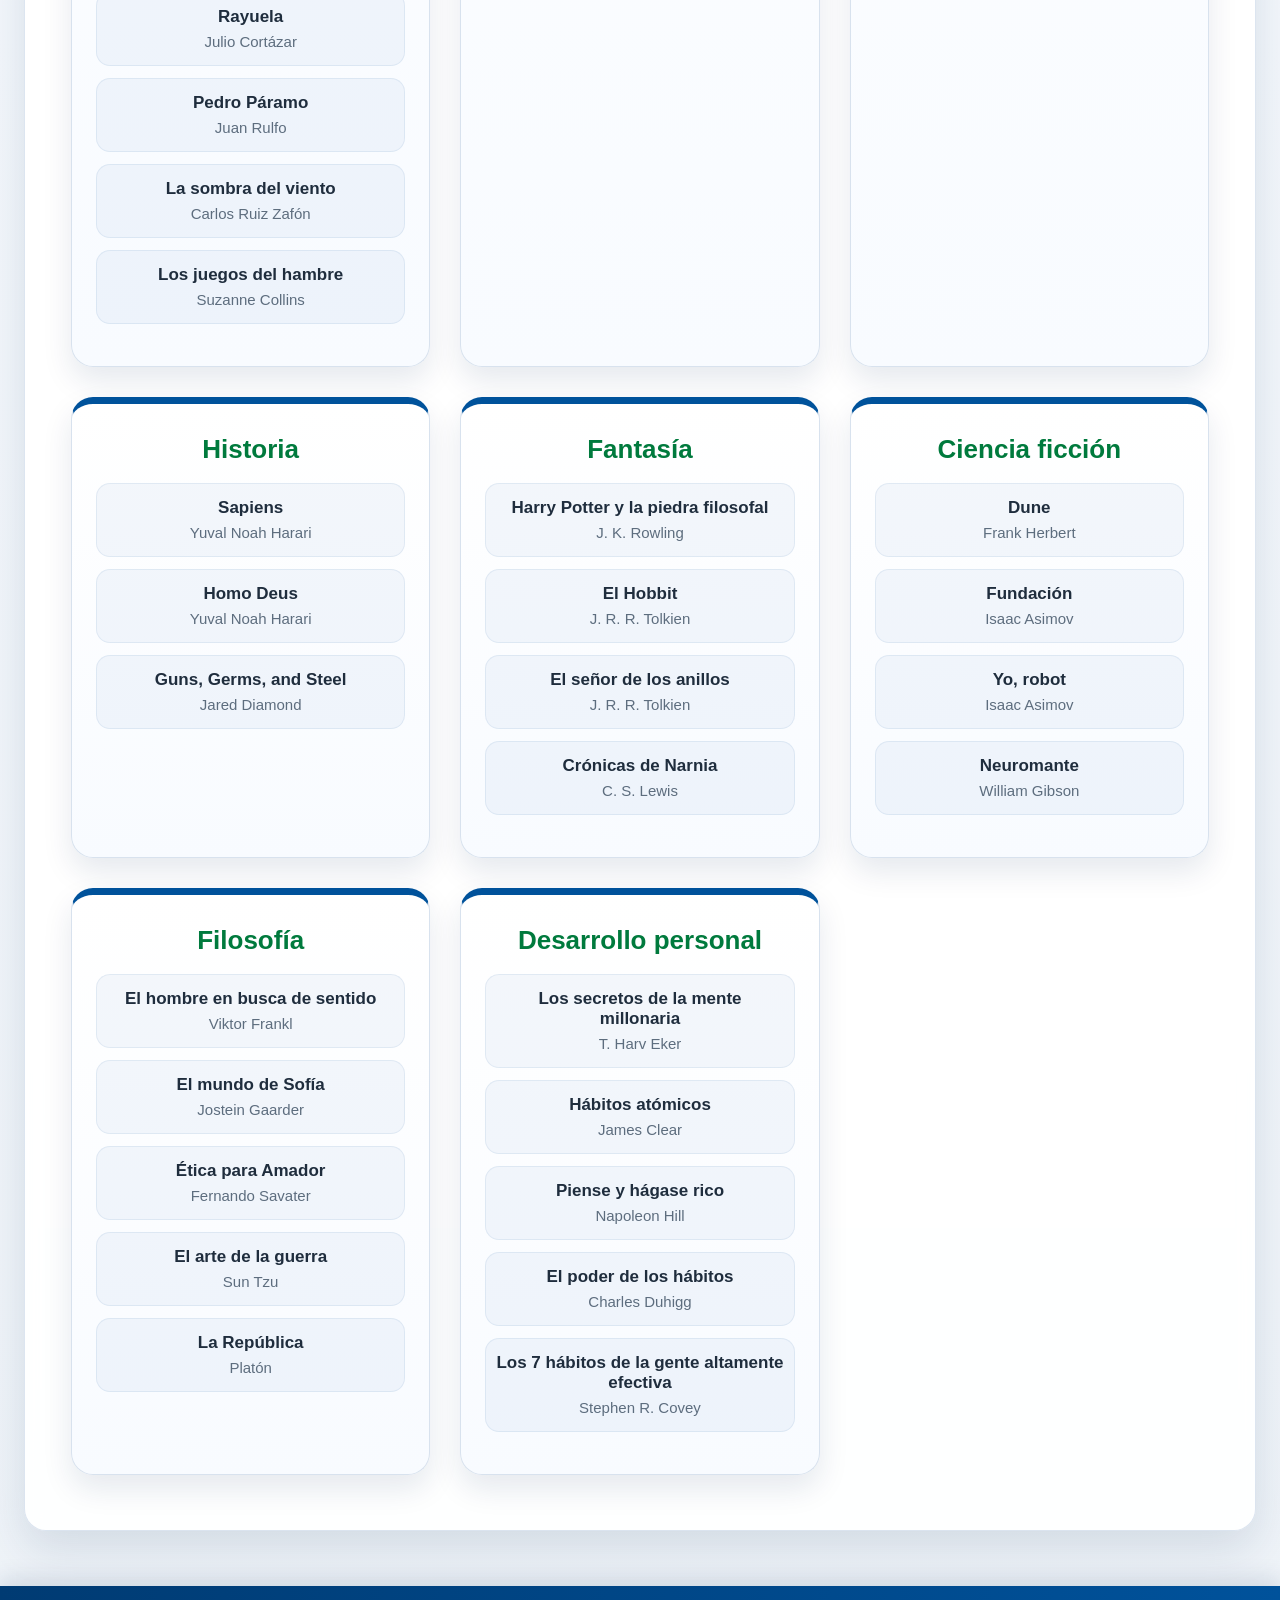
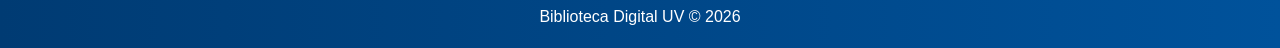
<file: categorias.html>
<!DOCTYPE html>
<html lang="es">
<head>
    <meta charset="UTF-8">
    <meta name="viewport" content="width=device-width, initial-scale=1.0">
    <title>Categorías - Biblioteca Digital UV</title>
    <link rel="stylesheet" href="css/estilos.css">
</head>
<body>
    <header>
        <div class="perfil-contenedor">
            <button class="boton-perfil" onclick="alternarPerfil()">Sin sesión</button>
            <div id="panel-perfil" class="panel-perfil">
                <div id="perfil-sin-sesion">
                    <p><strong>Iniciar sesión</strong></p>
                    <input type="text" id="matricula-login" placeholder="Matrícula">
                    <input type="password" id="contrasena-login" placeholder="Contraseña">
                    <button onclick="validarUsuario()" class="boton-login">Ingresar</button>
                    <p id="mensaje-login"></p>
                </div>
                <div id="perfil-con-sesion">
                    <p><strong id="nombre-sesion"></strong></p>
                    <p id="matricula-sesion"></p>
                    <button onclick="cerrarSesion()" class="boton-login">Cerrar sesión</button>
                </div>
            </div>
        </div>
        <h1>Biblioteca Digital UV</h1>
        <p>Un espacio digital para explorar nuevas lecturas y elevar tu conocimiento</p>
    </header>
    <nav class="menu-principal">
        <a href="index.html">Inicio</a>
        <div class="nav-item">
            <a href="catalogo.html">Catálogo</a>
            <div class="mega-menu mega-menu-pequeno">
                <div class="mega-columna">
                    <h3>Catálogo de libros</h3>
                    <p>Explora los títulos disponibles dentro de la Biblioteca Digital UV.</p>
                </div>
                <div class="mega-columna">
                    <h4>Libros destacados</h4>
                    <a href="detalle.html?id=1">El Principito</a>
                    <a href="detalle.html?id=2">Cien años de soledad</a>
                    <a href="detalle.html?id=3">Breve historia del tiempo</a>
                    <a href="catalogo.html">Ver catálogo completo</a>
                </div>
            </div>
        </div>
        <div class="nav-item">
            <a href="autores.html">Autores</a>
            <div class="mega-menu mega-menu-pequeno">
                <div class="mega-columna">
                    <h3>Autores</h3>
                    <p>Consulta los autores registrados y las obras relacionadas con cada uno.</p>
                </div>
                <div class="mega-columna">
                    <h4>Autores disponibles</h4>
                    <a href="autores.html">Antoine de Saint-Exupéry</a>
                    <a href="autores.html">Gabriel García Márquez</a>
                    <a href="autores.html">Stephen Hawking</a>
                    <a href="autores.html">Robert C. Martin</a>
                </div>
            </div>
        </div>
        <div class="nav-item">
            <a href="categorias.html">Categorías</a>
            <div class="mega-menu mega-menu-pequeno">
                <div class="mega-columna">
                    <h3>Categorías</h3>
                    <p>Encuentra libros organizados por áreas de interés y temas de lectura.</p>
                </div>
                <div class="mega-columna">
                    <h4>Explorar por tema</h4>
                    <a href="categorias.html">Literatura</a>
                    <a href="categorias.html">Ciencia</a>
                    <a href="categorias.html">Tecnología</a>
                    <a href="categorias.html">Historia</a>
                </div>
            </div>
        </div>
        <div class="nav-item">
            <a href="favoritos.html">Favoritos</a>
            <div class="mega-menu mega-menu-pequeno">
                <div class="mega-columna">
                    <h3>Favoritos</h3>
                    <p>Guarda libros de interés para consultarlos después desde tu navegador.</p>
                </div>
                <div class="mega-columna">
                    <h4>Acciones rápidas</h4>
                    <a href="catalogo.html">Agregar libros</a>
                    <a href="favoritos.html">Ver favoritos guardados</a>
                </div>
            </div>
        </div>
        <div class="nav-item">
            <a href="contacto.html">Contacto</a>
            <div class="mega-menu mega-menu-pequeno">
                <div class="mega-columna">
                    <h3>Contacto</h3>
                    <p>Consulta información general y envía un comentario visual desde la página.</p>
                </div>
                <div class="mega-columna">
                    <h4>Información</h4>
                    <a href="contacto.html">Datos de la biblioteca</a>
                    <a href="contacto.html">Formulario de comentarios</a>
                </div>
            </div>
        </div>
    </nav>
    <main>
        <section class="contenedor">
            <h2>Categorías</h2>
            <p>Explora las categorías disponibles dentro del catálogo de libros.</p>
            <div id="lista-categorias" class="lista-categorias"></div>
        </section>
    </main>
    <footer>
        <p>Biblioteca Digital UV &copy; 2026</p>
    </footer>
    <script src="javascript/javascript.js"></script>
</body>
</html>
</file>
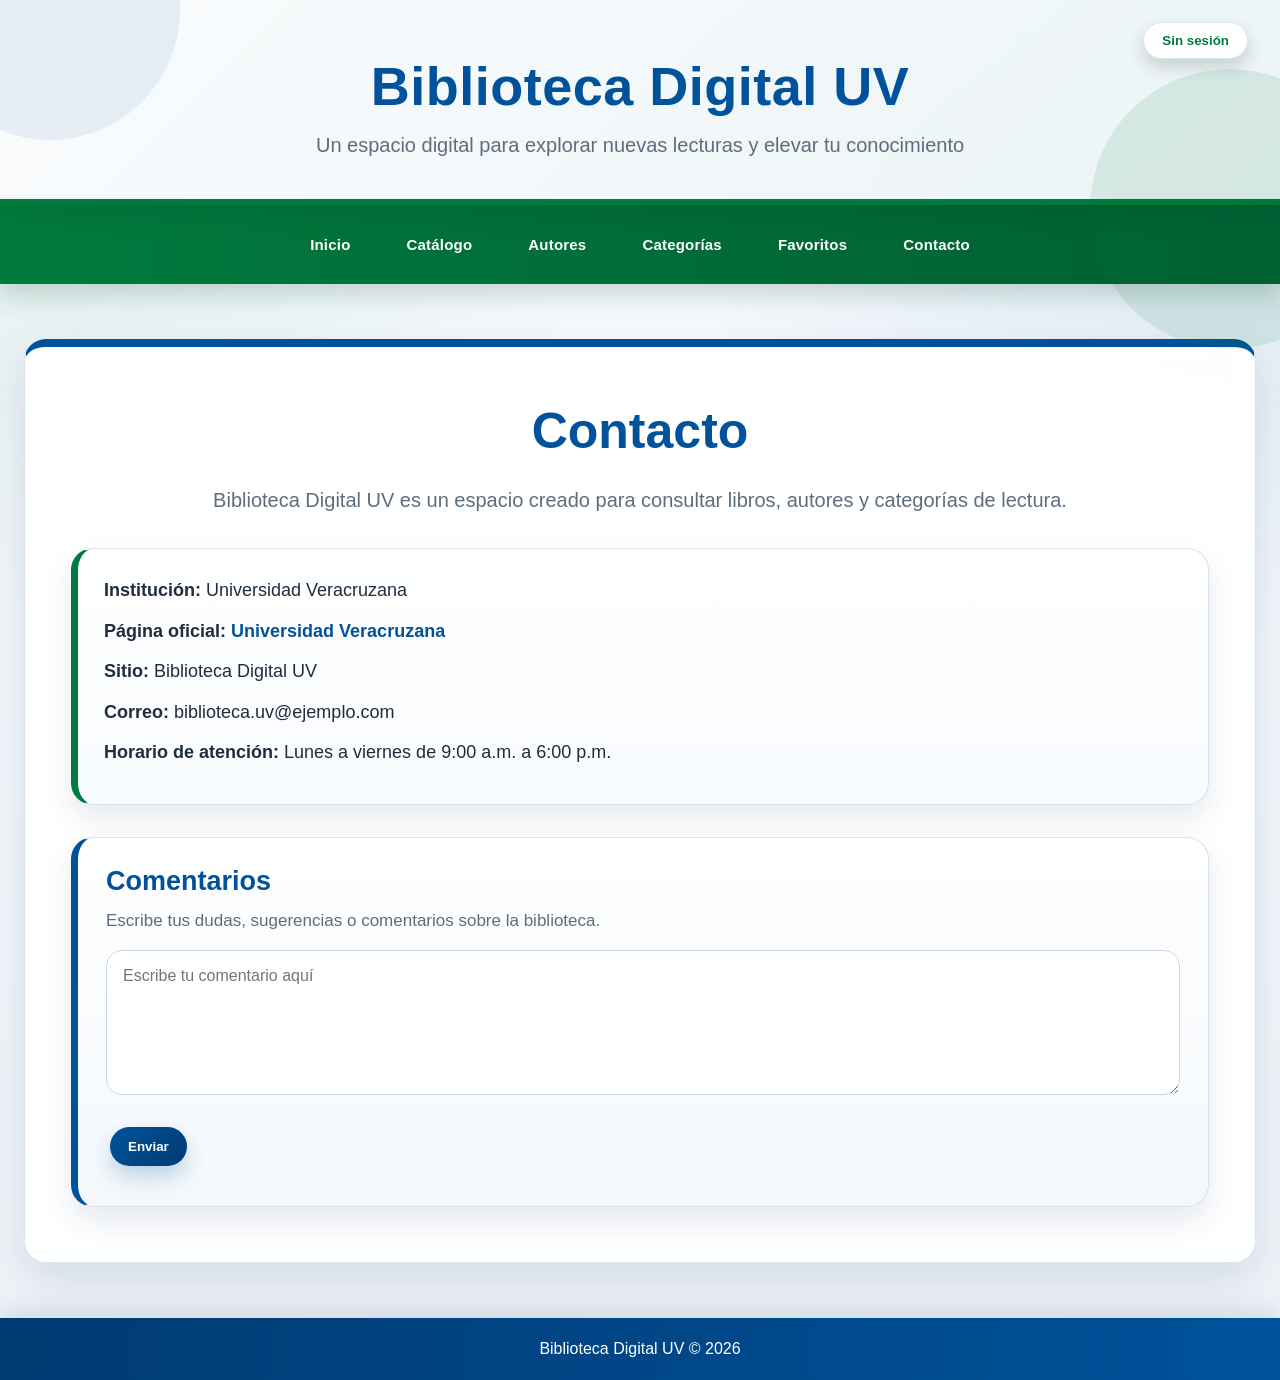
<file: contacto.html>
<!DOCTYPE html>
<html lang="es">
<head>
    <meta charset="UTF-8">
    <meta name="viewport" content="width=device-width, initial-scale=1.0">
    <title>Contacto - Biblioteca Digital UV</title>
    <link rel="stylesheet" href="css/estilos.css">
</head>
<body>
    <header>
        <div class="perfil-contenedor">
            <button class="boton-perfil" onclick="alternarPerfil()">Sin sesión</button>
            <div id="panel-perfil" class="panel-perfil">
                <div id="perfil-sin-sesion">
                    <p><strong>Iniciar sesión</strong></p>
                    <input type="text" id="matricula-login" placeholder="Matrícula">
                    <input type="password" id="contrasena-login" placeholder="Contraseña">
                    <button onclick="validarUsuario()" class="boton-login">Ingresar</button>
                    <p id="mensaje-login"></p>
                </div>
                <div id="perfil-con-sesion">
                    <p><strong id="nombre-sesion"></strong></p>
                    <p id="matricula-sesion"></p>
                    <button onclick="cerrarSesion()" class="boton-login">Cerrar sesión</button>
                </div>
            </div>
        </div>
        <h1>Biblioteca Digital UV</h1>
        <p>Un espacio digital para explorar nuevas lecturas y elevar tu conocimiento</p>
    </header>
    <nav class="menu-principal">
        <a href="index.html">Inicio</a>
        <div class="nav-item">
            <a href="catalogo.html">Catálogo</a>
            <div class="mega-menu mega-menu-pequeno">
                <div class="mega-columna">
                    <h3>Catálogo de libros</h3>
                    <p>Explora los títulos disponibles dentro de la Biblioteca Digital UV.</p>
                </div>
                <div class="mega-columna">
                    <h4>Libros destacados</h4>
                    <a href="detalle.html?id=1">El Principito</a>
                    <a href="detalle.html?id=2">Cien años de soledad</a>
                    <a href="detalle.html?id=3">Breve historia del tiempo</a>
                    <a href="catalogo.html">Ver catálogo completo</a>
                </div>
            </div>
        </div>
        <div class="nav-item">
            <a href="autores.html">Autores</a>
            <div class="mega-menu mega-menu-pequeno">
                <div class="mega-columna">
                    <h3>Autores</h3>
                    <p>Consulta los autores registrados y las obras relacionadas con cada uno.</p>
                </div>
                <div class="mega-columna">
                    <h4>Autores disponibles</h4>
                    <a href="autores.html">Antoine de Saint-Exupéry</a>
                    <a href="autores.html">Gabriel García Márquez</a>
                    <a href="autores.html">Stephen Hawking</a>
                    <a href="autores.html">Robert C. Martin</a>
                </div>
            </div>
        </div>
        <div class="nav-item">
            <a href="categorias.html">Categorías</a>
            <div class="mega-menu mega-menu-pequeno">
                <div class="mega-columna">
                    <h3>Categorías</h3>
                    <p>Encuentra libros organizados por áreas de interés y temas de lectura.</p>
                </div>
                <div class="mega-columna">
                    <h4>Explorar por tema</h4>
                    <a href="categorias.html">Literatura</a>
                    <a href="categorias.html">Ciencia</a>
                    <a href="categorias.html">Tecnología</a>
                    <a href="categorias.html">Historia</a>
                </div>
            </div>
        </div>
        <div class="nav-item">
            <a href="favoritos.html">Favoritos</a>
            <div class="mega-menu mega-menu-pequeno">
                <div class="mega-columna">
                    <h3>Favoritos</h3>
                    <p>Guarda libros de interés para consultarlos después desde tu navegador.</p>
                </div>
                <div class="mega-columna">
                    <h4>Acciones rápidas</h4>
                    <a href="catalogo.html">Agregar libros</a>
                    <a href="favoritos.html">Ver favoritos guardados</a>
                </div>
            </div>
        </div>
        <div class="nav-item">
            <a href="contacto.html">Contacto</a>
            <div class="mega-menu mega-menu-pequeno">
                <div class="mega-columna">
                    <h3>Contacto</h3>
                    <p>Consulta información general y envía un comentario visual desde la página.</p>
                </div>
                <div class="mega-columna">
                    <h4>Información</h4>
                    <a href="contacto.html">Datos de la biblioteca</a>
                    <a href="contacto.html">Formulario de comentarios</a>
                </div>
            </div>
        </div>
    </nav>
    <main>
        <section class="contenedor">
            <h2>Contacto</h2>
            <p>Biblioteca Digital UV es un espacio creado para consultar libros, autores y categorías de lectura.</p>
            <div class="datos-contacto">
                <p><strong>Institución:</strong> Universidad Veracruzana</p>
                <p><strong>Página oficial:</strong> <a href="https://www.uv.mx/" target="_blank">Universidad Veracruzana</a></p>
                <p><strong>Sitio:</strong> Biblioteca Digital UV</p>
                <p><strong>Correo:</strong> biblioteca.uv@ejemplo.com</p>
                <p><strong>Horario de atención:</strong> Lunes a viernes de 9:00 a.m. a 6:00 p.m.</p>
            </div>
            <div class="formulario-contacto">
                <h3>Comentarios</h3>
                <p>Escribe tus dudas, sugerencias o comentarios sobre la biblioteca.</p>
                <textarea id="comentario" placeholder="Escribe tu comentario aquí"></textarea>
                <button onclick="enviarComentario()" class="boton-favorito">Enviar</button>
                <p id="mensaje-comentario"></p>
            </div>
        </section>
    </main>
    <footer>
        <p>Biblioteca Digital UV &copy; 2026</p>
    </footer>
    <script src="javascript/javascript.js"></script>
</body>
</html>
</file>
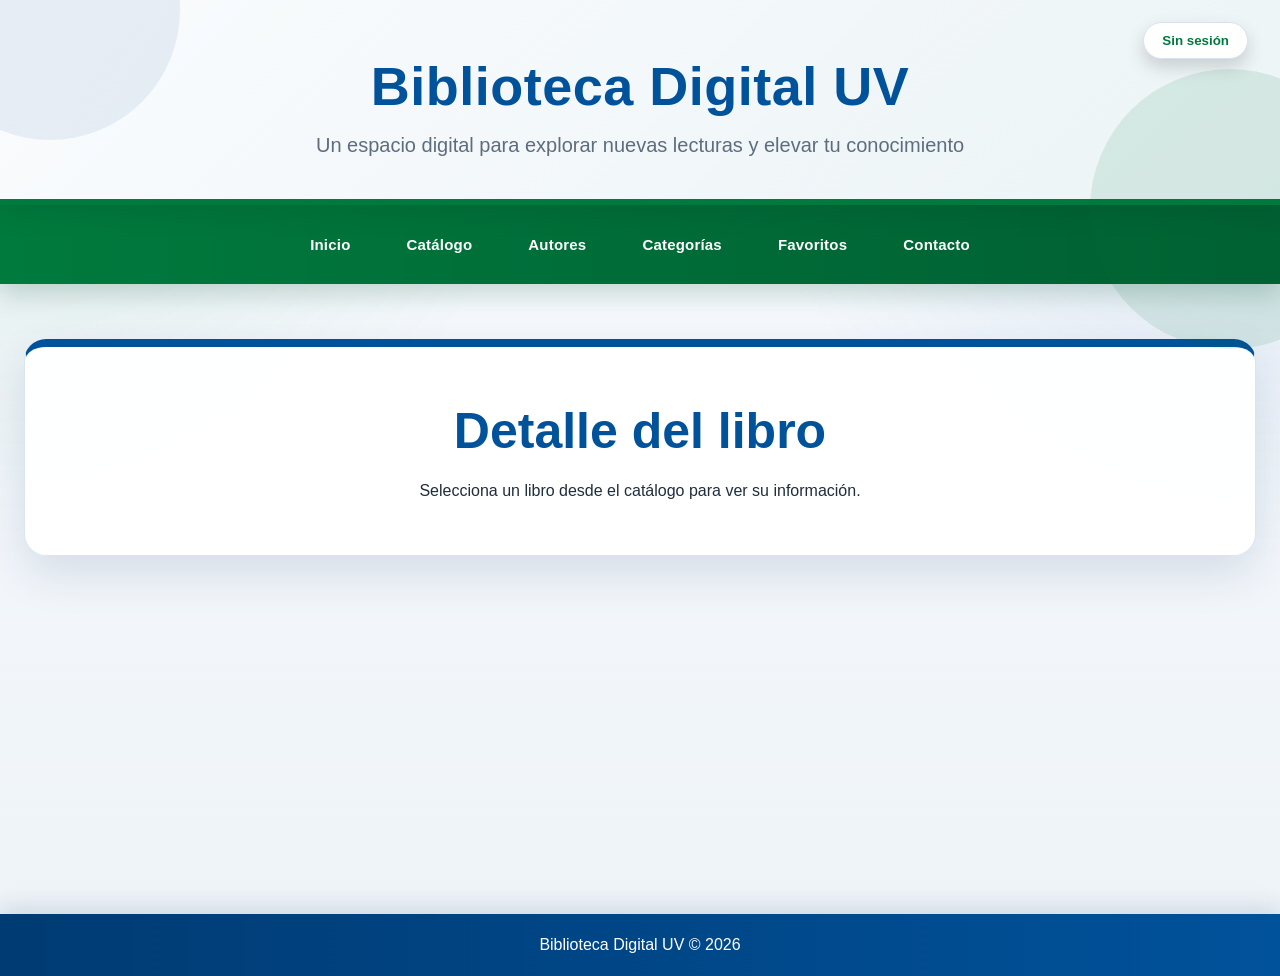
<file: detalle.html>
<!DOCTYPE html>
<html lang="es">
<head>
    <meta charset="UTF-8">
    <meta name="viewport" content="width=device-width, initial-scale=1.0">
    <title>Detalle libro - Biblioteca UV</title>
    <link rel="stylesheet" href="css/estilos.css">
</head>
<body>
    <header>
        <div class="perfil-contenedor">
            <button class="boton-perfil" onclick="alternarPerfil()">Sin sesión</button>
            <div id="panel-perfil" class="panel-perfil">
                <div id="perfil-sin-sesion">
                    <p><strong>Iniciar sesión</strong></p>
                    <input type="text" id="matricula-login" placeholder="Matrícula">
                    <input type="password" id="contrasena-login" placeholder="Contraseña">
                    <button onclick="validarUsuario()" class="boton-login">Ingresar</button>
                    <p id="mensaje-login"></p>
                </div>
                <div id="perfil-con-sesion">
                    <p><strong id="nombre-sesion"></strong></p>
                    <p id="matricula-sesion"></p>
                    <button onclick="cerrarSesion()" class="boton-login">Cerrar sesión</button>
                </div>
            </div>
        </div>
        <h1>Biblioteca Digital UV</h1>
        <p>Un espacio digital para explorar nuevas lecturas y elevar tu conocimiento</p>
    </header>
    <nav class="menu-principal">
        <a href="index.html">Inicio</a>
        <div class="nav-item">
            <a href="catalogo.html">Catálogo</a>
            <div class="mega-menu mega-menu-pequeno">
                <div class="mega-columna">
                    <h3>Catálogo de libros</h3>
                    <p>Explora los títulos disponibles dentro de la Biblioteca Digital UV.</p>
                </div>
                <div class="mega-columna">
                    <h4>Libros destacados</h4>
                    <a href="detalle.html?id=1">El Principito</a>
                    <a href="detalle.html?id=2">Cien años de soledad</a>
                    <a href="detalle.html?id=3">Breve historia del tiempo</a>
                    <a href="catalogo.html">Ver catálogo completo</a>
                </div>
            </div>
        </div>
        <div class="nav-item">
            <a href="autores.html">Autores</a>
            <div class="mega-menu mega-menu-pequeno">
                <div class="mega-columna">
                    <h3>Autores</h3>
                    <p>Consulta los autores registrados y las obras relacionadas con cada uno.</p>
                </div>
                <div class="mega-columna">
                    <h4>Autores disponibles</h4>
                    <a href="autores.html">Antoine de Saint-Exupéry</a>
                    <a href="autores.html">Gabriel García Márquez</a>
                    <a href="autores.html">Stephen Hawking</a>
                    <a href="autores.html">Robert C. Martin</a>
                </div>
            </div>
        </div>
        <div class="nav-item">
            <a href="categorias.html">Categorías</a>
            <div class="mega-menu mega-menu-pequeno">
                <div class="mega-columna">
                    <h3>Categorías</h3>
                    <p>Encuentra libros organizados por áreas de interés y temas de lectura.</p>
                </div>
                <div class="mega-columna">
                    <h4>Explorar por tema</h4>
                    <a href="categorias.html">Literatura</a>
                    <a href="categorias.html">Ciencia</a>
                    <a href="categorias.html">Tecnología</a>
                    <a href="categorias.html">Historia</a>
                </div>
            </div>
        </div>
        <div class="nav-item">
            <a href="favoritos.html">Favoritos</a>
            <div class="mega-menu mega-menu-pequeno">
                <div class="mega-columna">
                    <h3>Favoritos</h3>
                    <p>Guarda libros de interés para consultarlos después desde tu navegador.</p>
                </div>
                <div class="mega-columna">
                    <h4>Acciones rápidas</h4>
                    <a href="catalogo.html">Agregar libros</a>
                    <a href="favoritos.html">Ver favoritos guardados</a>
                </div>
            </div>
        </div>
        <div class="nav-item">
            <a href="contacto.html">Contacto</a>
            <div class="mega-menu mega-menu-pequeno">
                <div class="mega-columna">
                    <h3>Contacto</h3>
                    <p>Consulta información general y envía un comentario visual desde la página.</p>
                </div>
                <div class="mega-columna">
                    <h4>Información</h4>
                    <a href="contacto.html">Datos de la biblioteca</a>
                    <a href="contacto.html">Formulario de comentarios</a>
                </div>
            </div>
        </div>
    </nav>
    <main>
        <section class="contenedor">
            <h2>Detalle del libro</h2>
            <div id="detalle-libro" class="detalle-libro"></div>
        </section>
    </main>
    <footer>
        <p>Biblioteca Digital UV &copy; 2026</p>
    </footer>
    <script src="javascript/javascript.js"></script>
</body>
</html>
</file>
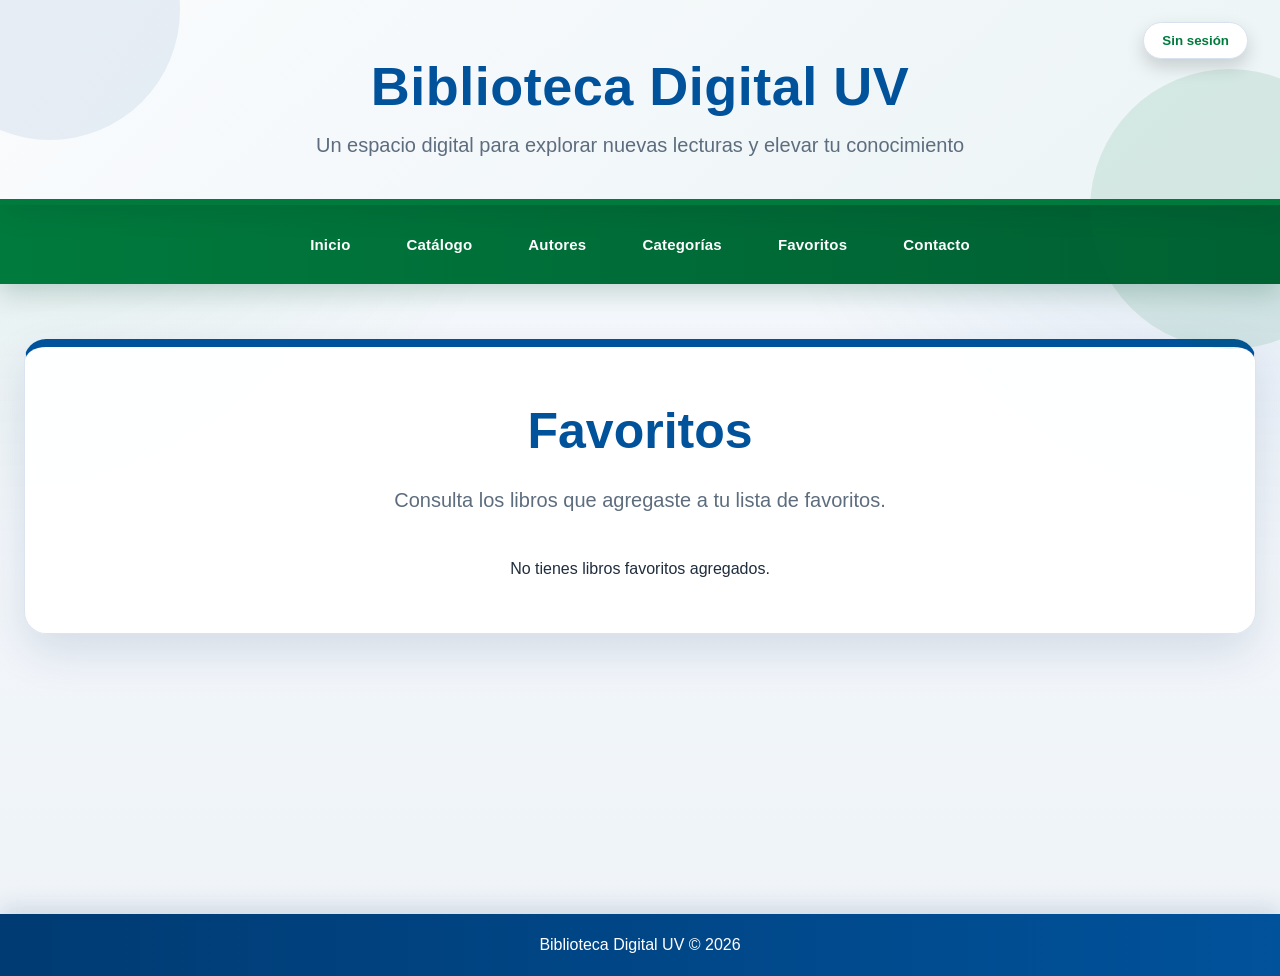
<file: favoritos.html>
<!DOCTYPE html>
<html lang="es">
<head>
    <meta charset="UTF-8">
    <meta name="viewport" content="width=device-width, initial-scale=1.0">
    <title>Favoritos - Biblioteca Digital UV</title>
    <link rel="stylesheet" href="css/estilos.css">
</head>
<body>
    <header>
        <div class="perfil-contenedor">
            <button class="boton-perfil" onclick="alternarPerfil()">Sin sesión</button>
            <div id="panel-perfil" class="panel-perfil">
                <div id="perfil-sin-sesion">
                    <p><strong>Iniciar sesión</strong></p>
                    <input type="text" id="matricula-login" placeholder="Matrícula">
                    <input type="password" id="contrasena-login" placeholder="Contraseña">
                    <button onclick="validarUsuario()" class="boton-login">Ingresar</button>
                    <p id="mensaje-login"></p>
                </div>
                <div id="perfil-con-sesion">
                    <p><strong id="nombre-sesion"></strong></p>
                    <p id="matricula-sesion"></p>
                    <button onclick="cerrarSesion()" class="boton-login">Cerrar sesión</button>
                </div>
            </div>
        </div>
        <h1>Biblioteca Digital UV</h1>
        <p>Un espacio digital para explorar nuevas lecturas y elevar tu conocimiento</p>
    </header>
    <nav class="menu-principal">
        <a href="index.html">Inicio</a>
        <div class="nav-item">
            <a href="catalogo.html">Catálogo</a>
            <div class="mega-menu mega-menu-pequeno">
                <div class="mega-columna">
                    <h3>Catálogo de libros</h3>
                    <p>Explora los títulos disponibles dentro de la Biblioteca Digital UV.</p>
                </div>
                <div class="mega-columna">
                    <h4>Libros destacados</h4>
                    <a href="detalle.html?id=1">El Principito</a>
                    <a href="detalle.html?id=2">Cien años de soledad</a>
                    <a href="detalle.html?id=3">Breve historia del tiempo</a>
                    <a href="catalogo.html">Ver catálogo completo</a>
                </div>
            </div>
        </div>
        <div class="nav-item">
            <a href="autores.html">Autores</a>
            <div class="mega-menu mega-menu-pequeno">
                <div class="mega-columna">
                    <h3>Autores</h3>
                    <p>Consulta los autores registrados y las obras relacionadas con cada uno.</p>
                </div>
                <div class="mega-columna">
                    <h4>Autores disponibles</h4>
                    <a href="autores.html">Antoine de Saint-Exupéry</a>
                    <a href="autores.html">Gabriel García Márquez</a>
                    <a href="autores.html">Stephen Hawking</a>
                    <a href="autores.html">Robert C. Martin</a>
                </div>
            </div>
        </div>
        <div class="nav-item">
            <a href="categorias.html">Categorías</a>
            <div class="mega-menu mega-menu-pequeno">
                <div class="mega-columna">
                    <h3>Categorías</h3>
                    <p>Encuentra libros organizados por áreas de interés y temas de lectura.</p>
                </div>
                <div class="mega-columna">
                    <h4>Explorar por tema</h4>
                    <a href="categorias.html">Literatura</a>
                    <a href="categorias.html">Ciencia</a>
                    <a href="categorias.html">Tecnología</a>
                    <a href="categorias.html">Historia</a>
                </div>
            </div>
        </div>
        <div class="nav-item">
            <a href="favoritos.html">Favoritos</a>
            <div class="mega-menu mega-menu-pequeno">
                <div class="mega-columna">
                    <h3>Favoritos</h3>
                    <p>Guarda libros de interés para consultarlos después desde tu navegador.</p>
                </div>
                <div class="mega-columna">
                    <h4>Acciones rápidas</h4>
                    <a href="catalogo.html">Agregar libros</a>
                    <a href="favoritos.html">Ver favoritos guardados</a>
                </div>
            </div>
        </div>
        <div class="nav-item">
            <a href="contacto.html">Contacto</a>
            <div class="mega-menu mega-menu-pequeno">
                <div class="mega-columna">
                    <h3>Contacto</h3>
                    <p>Consulta información general y envía un comentario visual desde la página.</p>
                </div>
                <div class="mega-columna">
                    <h4>Información</h4>
                    <a href="contacto.html">Datos de la biblioteca</a>
                    <a href="contacto.html">Formulario de comentarios</a>
                </div>
            </div>
        </div>
    </nav>
    <main>
        <section class="contenedor">
            <h2>Favoritos</h2>
            <p>Consulta los libros que agregaste a tu lista de favoritos.</p>

            <div id="lista-favoritos" class="lista-libros"></div>
        </section>
    </main>
    <footer>
        <p>Biblioteca Digital UV &copy; 2026</p>
    </footer>
    <script src="javascript/javascript.js"></script>
</body>
</html>
</file>
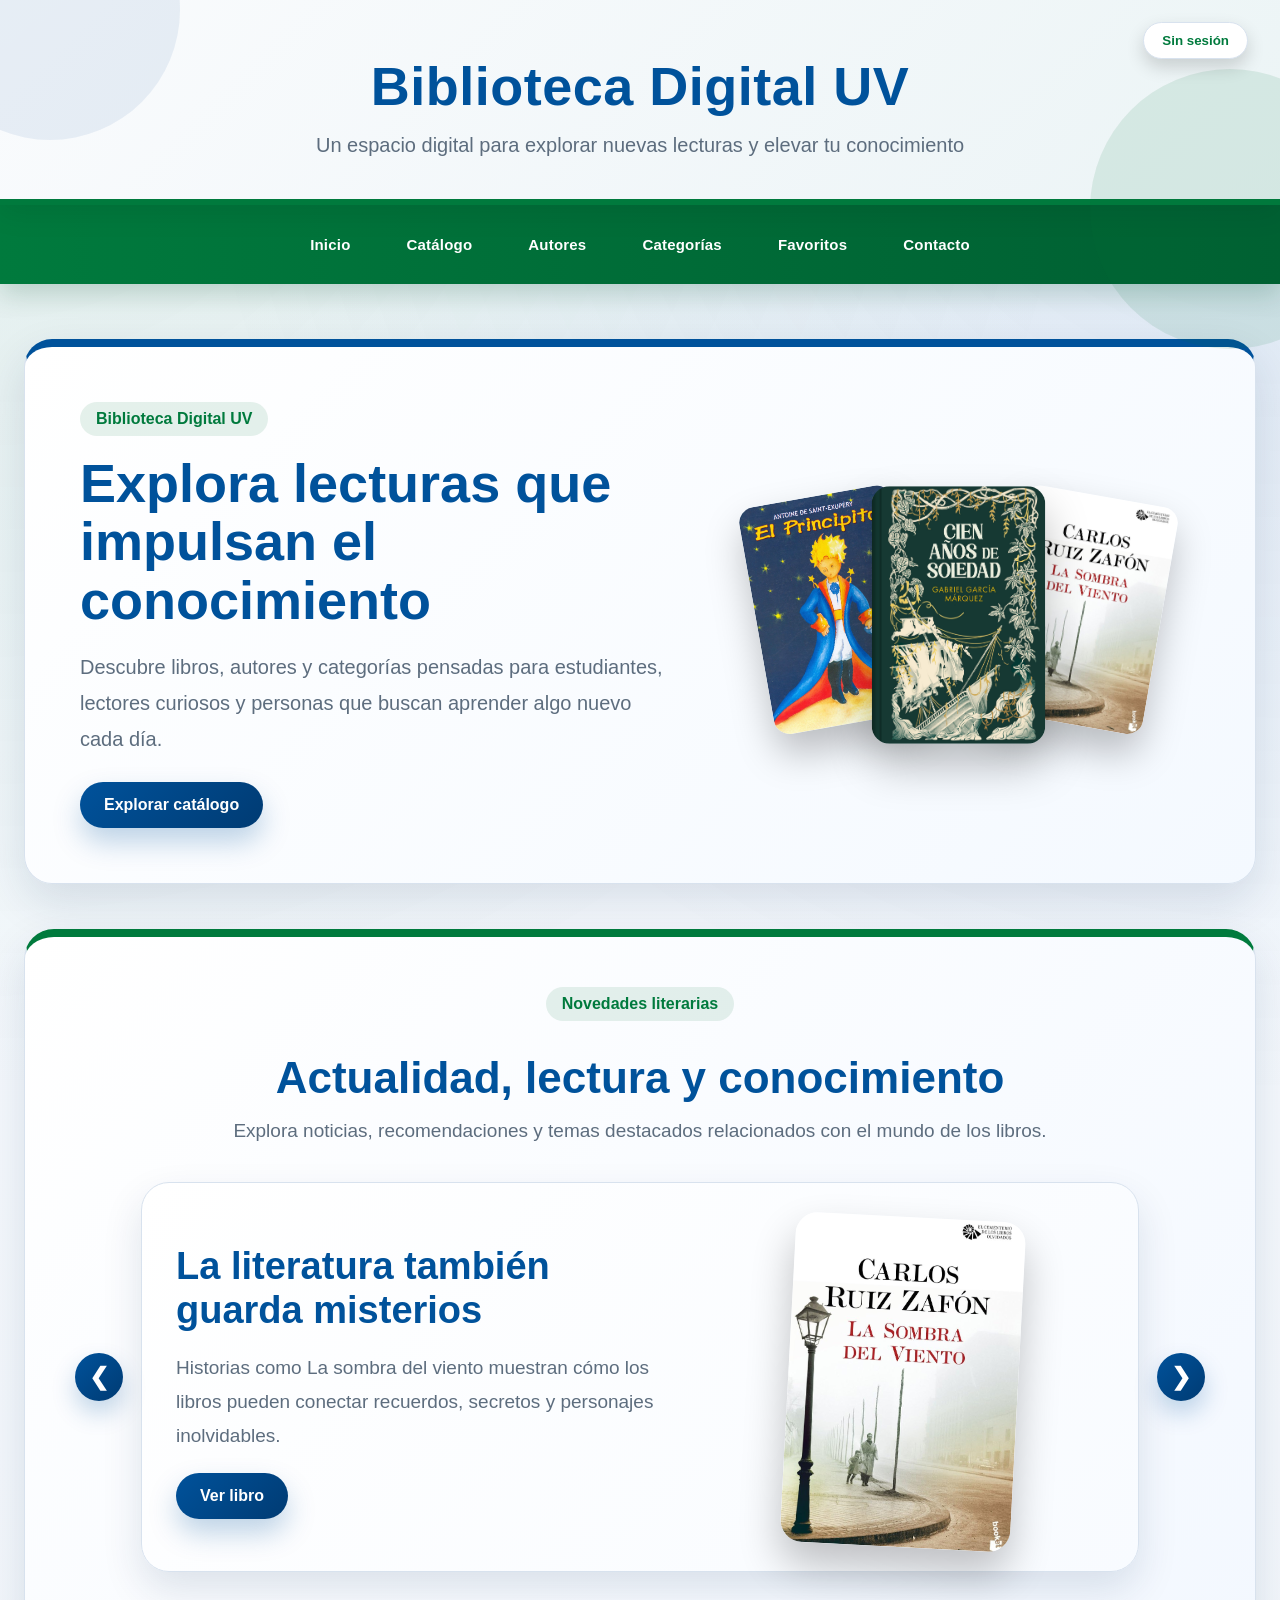
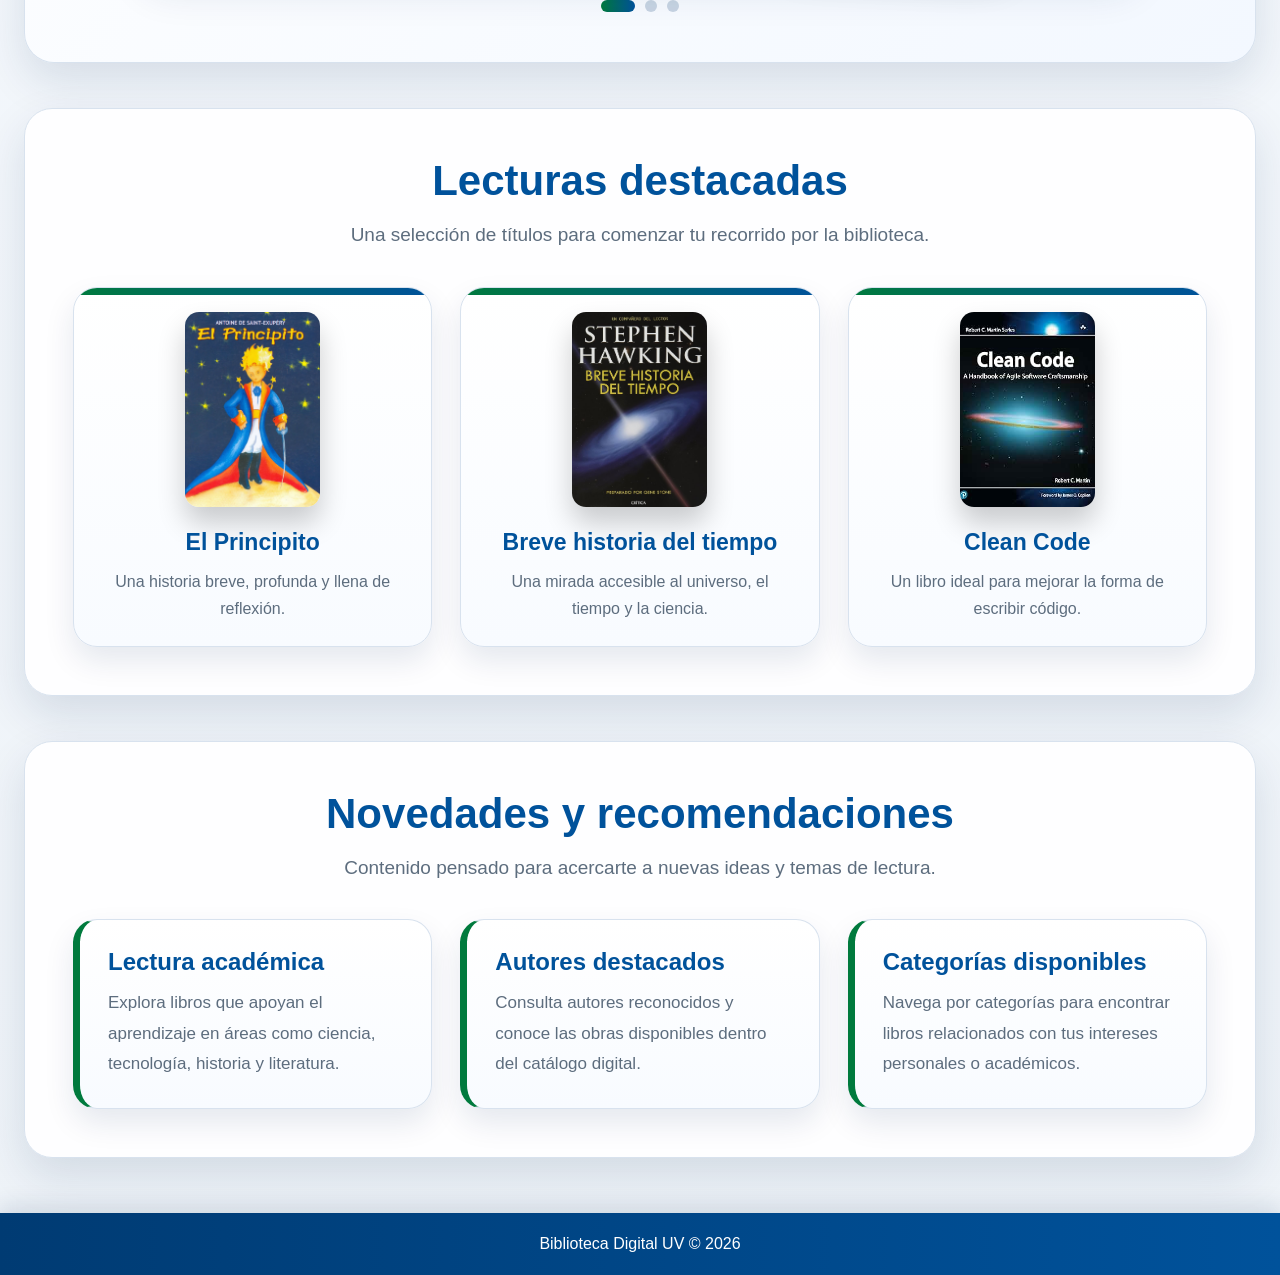
<file: inicio.html>
<!DOCTYPE html>
<html lang="es">
<head>
    <meta charset="UTF-8">
    <meta name="viewport" content="width=device-width, initial-scale=1.0">
    <title>Inicio - Biblioteca Digital UV</title>
    <link rel="stylesheet" href="css/estilos.css">
</head>
<body>
    <header>
        <div class="perfil-contenedor">
            <button class="boton-perfil" onclick="alternarPerfil()">Sin sesión</button>
            <div id="panel-perfil" class="panel-perfil">
                <div id="perfil-sin-sesion">
                    <p><strong>Iniciar sesión</strong></p>
                    <input type="text" id="matricula-login" placeholder="Matrícula">
                    <input type="password" id="contrasena-login" placeholder="Contraseña">
                    <button onclick="validarUsuario()" class="boton-login">Ingresar</button>
                    <p id="mensaje-login"></p>
                </div>
                <div id="perfil-con-sesion">
                    <p><strong id="nombre-sesion"></strong></p>
                    <p id="matricula-sesion"></p>
                    <button onclick="cerrarSesion()" class="boton-login">Cerrar sesión</button>
                </div>
            </div>
        </div>
        <h1>Biblioteca Digital UV</h1>
        <p>Un espacio digital para explorar nuevas lecturas y elevar tu conocimiento</p>
    </header>
    <nav class="menu-principal">
        <a href="inicio.html">Inicio</a>
        <div class="nav-item">
            <a href="catalogo.html">Catálogo</a>
            <div class="mega-menu mega-menu-pequeno">
                <div class="mega-columna">
                    <h3>Catálogo de libros</h3>
                    <p>Explora los títulos disponibles dentro de la Biblioteca Digital UV.</p>
                </div>
                <div class="mega-columna">
                    <h4>Libros destacados</h4>
                    <a href="detalle.html?id=1">El Principito</a>
                    <a href="detalle.html?id=2">Cien años de soledad</a>
                    <a href="detalle.html?id=3">Breve historia del tiempo</a>
                    <a href="catalogo.html">Ver catálogo completo</a>
                </div>
            </div>
        </div>
        <div class="nav-item">
            <a href="autores.html">Autores</a>
            <div class="mega-menu mega-menu-pequeno">
                <div class="mega-columna">
                    <h3>Autores</h3>
                    <p>Consulta los autores registrados y las obras relacionadas con cada uno.</p>
                </div>
                <div class="mega-columna">
                    <h4>Autores disponibles</h4>
                    <a href="autores.html">Antoine de Saint-Exupéry</a>
                    <a href="autores.html">Gabriel García Márquez</a>
                    <a href="autores.html">Stephen Hawking</a>
                    <a href="autores.html">Robert C. Martin</a>
                </div>
            </div>
        </div>
        <div class="nav-item">
            <a href="categorias.html">Categorías</a>
            <div class="mega-menu mega-menu-pequeno">
                <div class="mega-columna">
                    <h3>Categorías</h3>
                    <p>Encuentra libros organizados por áreas de interés y temas de lectura.</p>
                </div>
                <div class="mega-columna">
                    <h4>Explorar por tema</h4>
                    <a href="categorias.html">Literatura</a>
                    <a href="categorias.html">Ciencia</a>
                    <a href="categorias.html">Tecnología</a>
                    <a href="categorias.html">Historia</a>
                </div>
            </div>
        </div>
        <div class="nav-item">
            <a href="favoritos.html">Favoritos</a>
            <div class="mega-menu mega-menu-pequeno">
                <div class="mega-columna">
                    <h3>Favoritos</h3>
                    <p>Guarda libros de interés para consultarlos después desde tu navegador.</p>
                </div>
                <div class="mega-columna">
                    <h4>Acciones rápidas</h4>
                    <a href="catalogo.html">Agregar libros</a>
                    <a href="favoritos.html">Ver favoritos guardados</a>
                </div>
            </div>
        </div>
        <div class="nav-item">
            <a href="contacto.html">Contacto</a>
            <div class="mega-menu mega-menu-pequeno">
                <div class="mega-columna">
                    <h3>Contacto</h3>
                    <p>Consulta información general y envía un comentario visual desde la página.</p>
                </div>
                <div class="mega-columna">
                    <h4>Información</h4>
                    <a href="contacto.html">Datos de la biblioteca</a>
                    <a href="contacto.html">Formulario de comentarios</a>
                </div>
            </div>
        </div>
    </nav>
    <main>
        <section class="hero-inicio animado">
            <div class="hero-texto">
                <span class="etiqueta">Biblioteca Digital UV</span>
                <h2>Explora lecturas que impulsan el conocimiento</h2>
                <p>
                    Descubre libros, autores y categorías pensadas para estudiantes,
                    lectores curiosos y personas que buscan aprender algo nuevo cada día.
                </p>
                <a href="catalogo.html" class="boton-principal">Explorar catálogo</a>
            </div>
            <div class="hero-imagen">
                <img src="imagenes/elprincipito.jpg" alt="Portada del libro El Principito">
                <img src="imagenes/cienaniosdesoledad.jpg" alt="Portada del libro Cien años de soledad">
                <img src="imagenes/lasombradelviento.jpg" alt="Portada del libro La sombra del viento">
            </div>
        </section>
        <section class="seccion-carrusel animado">
            <div class="encabezado-carrusel">
                <span class="etiqueta">Novedades literarias</span>
                <h2>Actualidad, lectura y conocimiento</h2>
                <p>Explora noticias, recomendaciones y temas destacados relacionados con el mundo de los libros.</p>
            </div>
            <div class="carrusel">
                <button class="boton-carrusel" onclick="moverCarrusel(-1)">&#10094;</button>
                <div class="carrusel-contenedor">
                    <article class="noticia-carrusel activa">
                        <div class="noticia-texto">
                            <h3>La literatura también guarda misterios</h3>
                            <p>Historias como La sombra del viento muestran cómo los libros pueden conectar recuerdos, secretos y personajes inolvidables.</p>
                            <a href="detalle.html?id=17" class="boton-principal">Ver libro</a>
                        </div>
                        <img src="imagenes/lasombradelviento.jpg" alt="Libro que representa el misterio, la memoria y el poder de las historias">
                    </article>
                    <article class="noticia-carrusel">
                        <div class="noticia-texto">
                            <h3>Autores que siguen marcando generaciones</h3>
                            <p>Obras como El Principito y Cien años de soledad continúan siendo referentes dentro de la literatura universal.</p>
                            <a href="autores.html" class="boton-principal">Ver autores</a>
                        </div>
                        <img src="imagenes/elprincipito.jpg" alt="Portada del libro El Principito">
                    </article>
                    <article class="noticia-carrusel">
                        <div class="noticia-texto">
                            <h3>Ciencia y tecnología en la biblioteca</h3>
                            <p>Los libros de divulgación científica y programación ayudan a comprender mejor el mundo actual y sus avances.</p>
                            <a href="categorias.html" class="boton-principal">Ver categorías</a>
                        </div>
                        <img src="imagenes/cleancode.jpg" alt="Portada del libro Clean Code">
                    </article>
                </div>
                <button class="boton-carrusel" onclick="moverCarrusel(1)">&#10095;</button>
            </div>
            <div class="indicadores-carrusel">
                <button onclick="mostrarNoticia(0)" class="indicador activo"></button>
                <button onclick="mostrarNoticia(1)" class="indicador"></button>
                <button onclick="mostrarNoticia(2)" class="indicador"></button>
            </div>
        </section>
        <section class="seccion-inicio animado">
            <h2>Lecturas destacadas</h2>
            <p>Una selección de títulos para comenzar tu recorrido por la biblioteca.</p>
            <div class="grid-inicio">
                <article class="tarjeta-inicio">
                    <img src="imagenes/elprincipito.jpg" alt="Portada de El Principito">
                    <h3>El Principito</h3>
                    <p>Una historia breve, profunda y llena de reflexión.</p>
                </article>
                <article class="tarjeta-inicio">
                    <img src="imagenes/brevehistoriadeltiempo.jpg" alt="Portada de Breve historia del tiempo">
                    <h3>Breve historia del tiempo</h3>
                    <p>Una mirada accesible al universo, el tiempo y la ciencia.</p>
                </article>
                <article class="tarjeta-inicio">
                    <img src="imagenes/cleancode.jpg" alt="Portada de Clean Code">
                    <h3>Clean Code</h3>
                    <p>Un libro ideal para mejorar la forma de escribir código.</p>
                </article>
            </div>
        </section>
        <section class="seccion-inicio animado">
            <h2>Novedades y recomendaciones</h2>
            <p>Contenido pensado para acercarte a nuevas ideas y temas de lectura.</p>
            <div class="bloques-noticias">
                <article class="noticia">
                    <h3>Lectura académica</h3>
                    <p>
                        Explora libros que apoyan el aprendizaje en áreas como ciencia,
                        tecnología, historia y literatura.
                    </p>
                </article>
                <article class="noticia">
                    <h3>Autores destacados</h3>
                    <p>
                        Consulta autores reconocidos y conoce las obras disponibles
                        dentro del catálogo digital.
                    </p>
                </article>
                <article class="noticia">
                    <h3>Categorías disponibles</h3>
                    <p>
                        Navega por categorías para encontrar libros relacionados con
                        tus intereses personales o académicos.
                    </p>
                </article>
            </div>
        </section>
    </main>
    <footer>
        <p>Biblioteca Digital UV &copy; 2026</p>
    </footer>
    <script src="javascript/javascript.js"></script>
</body>
</html>
</file>
<file: css/estilos.css>
:root{
    --azul-uv: #00529b;
    --azul-uv-oscuro: #003b73;
    --verde-uv: #007a3d;
    --verde-uv-oscuro: #005f32;
    --dorado: #c8a951;
    --fondo: #eef3f8;
    --blanco: #ffffff;
    --texto: #1f2d3d;
    --texto-suave: #5d6d7e;
    --borde: #d8e2ee;
    --sombra: 0 18px 45px rgba(0, 38, 84, 0.12);
    --sombra-hover: 0 25px 55px rgba(0, 38, 84, 0.20);
    --radio: 22px;
}

*{
    margin: 0;
    padding: 0;
    box-sizing: border-box;
}

html{
    scroll-behavior: smooth;
}

body{
    font-family: "Segoe UI", Arial, Helvetica, sans-serif;
    background:
        radial-gradient(circle at top left, rgba(0, 122, 61, 0.10), transparent 35%),
        radial-gradient(circle at top right, rgba(0, 82, 155, 0.13), transparent 35%),
        linear-gradient(180deg, #f8fbff 0%, #eef3f8 100%);
    color: var(--texto);
    min-height: 100vh;
}

header{
    background:
        linear-gradient(135deg, rgba(255,255,255,0.98), rgba(245,249,253,0.96)),
        linear-gradient(90deg, var(--azul-uv), var(--verde-uv));
    text-align: center;
    padding: 55px 20px 38px;
    border-bottom: 6px solid var(--verde-uv);
    box-shadow: 0 8px 28px rgba(0, 0, 0, 0.08);
    position: relative;
    overflow: visible;
    z-index: 2500;
}

header::before{
    content: "";
    position: absolute;
    width: 260px;
    height: 260px;
    border-radius: 50%;
    background: rgba(0, 82, 155, 0.08);
    top: -120px;
    left: -80px;
}

header::after{
    content: "";
    position: absolute;
    width: 280px;
    height: 280px;
    border-radius: 50%;
    background: rgba(0, 122, 61, 0.10);
    bottom: -150px;
    right: -90px;
}

header h1{
    position: relative;
    z-index: 1;
    font-size: 54px;
    color: var(--azul-uv);
    margin-bottom: 12px;
    font-weight: 900;
    letter-spacing: 0.5px;
}

header p{
    position: relative;
    z-index: 1;
    font-size: 20px;
    color: var(--texto-suave);
    max-width: 760px;
    margin: auto;
    line-height: 1.6;
}

nav{
    background: linear-gradient(90deg, var(--verde-uv), var(--verde-uv-oscuro));
    text-align: center;
    padding: 17px 20px;
    box-shadow: 0 10px 25px rgba(0, 80, 45, 0.20);
    position: sticky;
    top: 0;
    z-index: 10;
}

nav a{
    display: inline-block;
    color: white;
    text-decoration: none;
    margin: 4px 6px;
    padding: 10px 18px;
    border-radius: 999px;
    font-weight: 800;
    font-size: 15px;
    letter-spacing: 0.2px;
    transition: all 0.25s ease;
}

nav a:hover{
    background-color: rgba(255, 255, 255, 0.20);
    transform: translateY(-2px);
    box-shadow: 0 8px 18px rgba(0, 0, 0, 0.16);
}

main{
    min-height: 70vh;
    padding: 55px 24px;
}

.contenedor{
    max-width: 1240px;
    margin: auto;
    background: rgba(255, 255, 255, 0.94);
    border: 1px solid rgba(216, 226, 238, 0.9);
    border-top: 8px solid var(--azul-uv);
    border-radius: var(--radio);
    padding: 55px 46px;
    text-align: center;
    box-shadow: var(--sombra);
    backdrop-filter: blur(8px);
    animation: aparecer 0.45s ease;
}

@keyframes aparecer{
    from{
        opacity: 0;
        transform: translateY(16px);
    }
    to{
        opacity: 1;
        transform: translateY(0);
    }
}

.contenedor h2{
    color: var(--azul-uv);
    font-size: 50px;
    margin-bottom: 22px;
    font-weight: 900;
}

.contenedor > p{
    max-width: 900px;
    margin: 0 auto 22px;
    font-size: 20px;
    line-height: 1.8;
    color: var(--texto-suave);
}

footer{
    background: linear-gradient(90deg, var(--azul-uv-oscuro), var(--azul-uv));
    color: white;
    text-align: center;
    padding: 22px;
    font-size: 16px;
    font-weight: 500;
    box-shadow: 0 -8px 22px rgba(0, 38, 84, 0.12);
}

.boton-detalle,
.boton-favorito{
    display: inline-block;
    margin-top: 14px;
    margin-left: 4px;
    margin-right: 4px;
    padding: 12px 18px;
    border-radius: 999px;
    border: none;
    background: linear-gradient(135deg, var(--azul-uv), var(--azul-uv-oscuro));
    color: white;
    text-decoration: none;
    font-weight: 800;
    cursor: pointer;
    box-shadow: 0 10px 22px rgba(0, 82, 155, 0.24);
    transition: all 0.25s ease;
}

.boton-detalle:hover,
.boton-favorito:hover{
    background: linear-gradient(135deg, var(--verde-uv), var(--verde-uv-oscuro));
    transform: translateY(-3px);
    box-shadow: 0 16px 30px rgba(0, 122, 61, 0.28);
}

.lista-libros{
    display: grid;
    grid-template-columns: repeat(auto-fit, minmax(260px, 1fr));
    gap: 32px;
    margin-top: 42px;
}

.tarjeta-libro{
    background: linear-gradient(180deg, #ffffff 0%, #f8fbff 100%);
    border: 1px solid var(--borde);
    border-radius: 24px;
    padding: 26px 22px;
    text-align: center;
    box-shadow: 0 14px 30px rgba(0, 38, 84, 0.10);
    position: relative;
    overflow: hidden;
    transition: all 0.28s ease;
}

.tarjeta-libro::before{
    content: "";
    position: absolute;
    top: 0;
    left: 0;
    height: 7px;
    width: 100%;
    background: linear-gradient(90deg, var(--verde-uv), var(--azul-uv), var(--dorado));
}

.tarjeta-libro:hover{
    transform: translateY(-8px);
    box-shadow: var(--sombra-hover);
}

.tarjeta-libro img{
    width: 155px;
    height: 225px;
    object-fit: cover;
    border-radius: 14px;
    margin-bottom: 20px;
    box-shadow: 0 16px 28px rgba(0, 0, 0, 0.22);
    transition: all 0.25s ease;
}

.tarjeta-libro:hover img{
    transform: scale(1.035);
}

.tarjeta-libro h3{
    color: var(--azul-uv);
    font-size: 23px;
    margin-bottom: 14px;
    font-weight: 900;
    min-height: 56px;
}

.tarjeta-libro p{
    font-size: 16px;
    line-height: 1.6;
    color: var(--texto);
    margin-bottom: 8px;
}

.detalle-contenido{
    display: flex;
    gap: 38px;
    align-items: flex-start;
    text-align: left;
    margin-top: 34px;
    padding: 34px;
    border-radius: 24px;
    background:
        linear-gradient(180deg, #ffffff 0%, #f8fbff 100%);
    border: 1px solid var(--borde);
    box-shadow: 0 14px 34px rgba(0, 38, 84, 0.12);
}

.detalle-contenido img{
    width: 245px;
    height: 350px;
    object-fit: cover;
    border-radius: 18px;
    box-shadow: 0 18px 32px rgba(0, 0, 0, 0.24);
    flex-shrink: 0;
}

.detalle-texto{
    flex: 1;
}

.detalle-texto h3{
    color: var(--azul-uv);
    font-size: 36px;
    margin-bottom: 18px;
    font-weight: 900;
}

.detalle-texto p{
    font-size: 18px;
    line-height: 1.8;
    color: var(--texto);
    margin-bottom: 12px;
}

.lista-autores{
    display: grid;
    grid-template-columns: repeat(auto-fit, minmax(290px, 1fr));
    gap: 30px;
    margin-top: 42px;
}

.tarjeta-autor{
    background: linear-gradient(180deg, #ffffff 0%, #f8fbff 100%);
    border: 1px solid var(--borde);
    border-top: 7px solid var(--verde-uv);
    border-radius: 22px;
    padding: 30px 24px;
    text-align: center;
    box-shadow: 0 14px 30px rgba(0, 38, 84, 0.10);
    transition: all 0.28s ease;
}

.tarjeta-autor:hover{
    transform: translateY(-7px);
    box-shadow: var(--sombra-hover);
}

.tarjeta-autor h3{
    color: var(--azul-uv);
    font-size: 24px;
    margin-bottom: 16px;
    font-weight: 900;
}

.lista-categorias{
    display: grid;
    grid-template-columns: repeat(auto-fit, minmax(290px, 1fr));
    gap: 30px;
    margin-top: 42px;
}

.tarjeta-categoria{
    background: linear-gradient(180deg, #ffffff 0%, #f8fbff 100%);
    border: 1px solid var(--borde);
    border-top: 7px solid var(--azul-uv);
    border-radius: 22px;
    padding: 30px 24px;
    text-align: center;
    box-shadow: 0 14px 30px rgba(0, 38, 84, 0.10);
    transition: all 0.28s ease;
}

.tarjeta-categoria:hover{
    transform: translateY(-7px);
    box-shadow: var(--sombra-hover);
}

.tarjeta-categoria h3{
    color: var(--verde-uv);
    font-size: 26px;
    margin-bottom: 16px;
    font-weight: 900;
}

.libros-autor,
.libros-categoria{
    list-style: none;
    padding: 0;
    margin-top: 18px;
}

.libros-autor li,
.libros-categoria li{
    padding: 14px 10px;
    margin-bottom: 12px;
    border-radius: 14px;
    background: rgba(0, 82, 155, 0.045);
    border: 1px solid rgba(0, 82, 155, 0.08);
}

.libros-autor li strong,
.libros-categoria li strong{
    color: var(--texto);
    font-size: 17px;
}

.libros-autor span,
.libros-categoria span{
    display: inline-block;
    margin-top: 6px;
    color: var(--texto-suave);
    font-size: 15px;
}

.datos-contacto{
    margin-top: 30px;
    padding: 26px;
    border-radius: 22px;
    background: linear-gradient(180deg, #ffffff, #f8fbff);
    border: 1px solid var(--borde);
    border-left: 7px solid var(--verde-uv);
    text-align: left;
    box-shadow: 0 14px 30px rgba(0, 38, 84, 0.10);
}

.datos-contacto p{
    font-size: 18px;
    line-height: 1.7;
    margin-bottom: 10px;
    color: var(--texto);
}

.formulario-contacto{
    margin-top: 32px;
    padding: 28px;
    border-radius: 22px;
    background: linear-gradient(180deg, #ffffff, #f4f8fc);
    border: 1px solid var(--borde);
    border-left: 7px solid var(--azul-uv);
    text-align: left;
    box-shadow: 0 14px 30px rgba(0, 38, 84, 0.10);
}

.formulario-contacto h3{
    color: var(--azul-uv);
    font-size: 27px;
    margin-bottom: 10px;
    font-weight: 900;
}

.formulario-contacto p{
    color: var(--texto-suave);
    font-size: 17px;
    line-height: 1.7;
}

.formulario-contacto textarea{
    width: 100%;
    min-height: 145px;
    margin-top: 14px;
    margin-bottom: 14px;
    padding: 16px;
    border: 1px solid #cbd8e6;
    border-radius: 16px;
    font-family: "Segoe UI", Arial, Helvetica, sans-serif;
    font-size: 16px;
    color: var(--texto);
    background: white;
    resize: vertical;
    outline: none;
    transition: all 0.25s ease;
}

.formulario-contacto textarea:focus{
    border-color: var(--azul-uv);
    box-shadow: 0 0 0 5px rgba(0, 82, 155, 0.12);
}

#mensaje-comentario{
    margin-top: 12px;
    color: var(--verde-uv);
    font-weight: 900;
    font-size: 17px;
}

@media(max-width: 900px){
    header h1{
        font-size: 42px;
    }

    .contenedor{
        padding: 38px 26px;
    }

    .contenedor h2{
        font-size: 38px;
    }

    .detalle-contenido{
        flex-direction: column;
        align-items: center;
        text-align: center;
    }

    .detalle-texto{
        text-align: left;
        width: 100%;
    }
}

@media(max-width: 650px){
    header{
        padding: 42px 18px 30px;
    }

    header h1{
        font-size: 34px;
    }

    header p{
        font-size: 17px;
    }

    nav{
        padding: 13px 8px;
    }

    nav a{
        margin: 4px 2px;
        padding: 9px 12px;
        font-size: 14px;
    }

    main{
        padding: 34px 14px;
    }

    .contenedor{
        padding: 30px 18px;
        border-radius: 18px;
    }

    .contenedor h2{
        font-size: 32px;
    }

    .contenedor > p{
        font-size: 17px;
    }

    .tarjeta-libro img{
        width: 135px;
        height: 198px;
    }

    .detalle-contenido{
        padding: 22px;
    }

    .detalle-contenido img{
        width: 190px;
        height: 280px;
    }

    .detalle-texto h3{
        font-size: 28px;
    }

    .boton-detalle,
    .boton-favorito{
        width: 100%;
        text-align: center;
    }
}

.hero-inicio{
    max-width: 1240px;
    margin: auto;
    display: grid;
    grid-template-columns: 1.1fr 0.9fr;
    gap: 45px;
    align-items: center;
    background: linear-gradient(135deg, #ffffff 0%, #f4f9ff 100%);
    border-radius: 28px;
    padding: 55px;
    border: 1px solid #d8e2ee;
    border-top: 8px solid var(--azul-uv);
    box-shadow: var(--sombra);
    overflow: hidden;
}

.hero-texto{
    text-align: left;
}

.etiqueta{
    display: inline-block;
    background: rgba(0, 122, 61, 0.10);
    color: var(--verde-uv);
    padding: 8px 16px;
    border-radius: 999px;
    font-weight: 900;
    margin-bottom: 18px;
}

.hero-texto h2{
    font-size: 54px;
    line-height: 1.08;
    color: var(--azul-uv);
    margin-bottom: 20px;
    font-weight: 900;
}

.hero-texto p{
    font-size: 20px;
    line-height: 1.8;
    color: var(--texto-suave);
    margin-bottom: 25px;
}

.boton-principal{
    display: inline-block;
    background: linear-gradient(135deg, var(--azul-uv), var(--azul-uv-oscuro));
    color: white;
    padding: 14px 24px;
    border-radius: 999px;
    text-decoration: none;
    font-weight: 900;
    box-shadow: 0 14px 28px rgba(0, 82, 155, 0.25);
    transition: all 0.25s ease;
}

.boton-principal:hover{
    transform: translateY(-3px);
    background: linear-gradient(135deg, var(--verde-uv), var(--verde-uv-oscuro));
}

.hero-imagen{
    display: flex;
    justify-content: center;
    align-items: center;
    gap: 0;
    min-height: 360px;
    position: relative;
}

.hero-imagen img{
    width: 155px;
    height: 230px;
    object-fit: cover;
    border-radius: 16px;
    box-shadow: 0 20px 38px rgba(0, 0, 0, 0.25);
    transition: all 0.3s ease;
}

.hero-imagen img:nth-child(1){
    transform: rotate(-10deg) translateX(30px);
    z-index: 1;
}

.hero-imagen img:nth-child(2){
    transform: scale(1.12);
    z-index: 3;
}

.hero-imagen img:nth-child(3){
    transform: rotate(10deg) translateX(-30px);
    z-index: 2;
}

.hero-imagen:hover img:nth-child(1){
    transform: rotate(-14deg) translateX(10px) translateY(-8px);
}

.hero-imagen:hover img:nth-child(2){
    transform: scale(1.18) translateY(-12px);
}

.hero-imagen:hover img:nth-child(3){
    transform: rotate(14deg) translateX(-10px) translateY(-8px);
}

.seccion-inicio{
    max-width: 1240px;
    margin: 45px auto 0;
    background: rgba(255, 255, 255, 0.94);
    border-radius: 28px;
    padding: 48px;
    border: 1px solid #d8e2ee;
    box-shadow: var(--sombra);
}

.seccion-inicio h2{
    color: var(--azul-uv);
    font-size: 42px;
    margin-bottom: 14px;
    text-align: center;
    font-weight: 900;
}

.seccion-inicio > p{
    text-align: center;
    color: var(--texto-suave);
    font-size: 19px;
    line-height: 1.7;
    max-width: 850px;
    margin: 0 auto 35px;
}

.grid-inicio{
    display: grid;
    grid-template-columns: repeat(auto-fit, minmax(240px, 1fr));
    gap: 28px;
}

.tarjeta-inicio{
    background: linear-gradient(180deg, #ffffff, #f8fbff);
    border: 1px solid #d8e2ee;
    border-radius: 24px;
    padding: 24px;
    text-align: center;
    box-shadow: 0 14px 30px rgba(0, 38, 84, 0.10);
    transition: all 0.28s ease;
    position: relative;
    overflow: hidden;
}

.tarjeta-inicio::before{
    content: "";
    position: absolute;
    top: 0;
    left: 0;
    height: 7px;
    width: 100%;
    background: linear-gradient(90deg, var(--verde-uv), var(--azul-uv));
}

.tarjeta-inicio:hover{
    transform: translateY(-8px);
    box-shadow: var(--sombra-hover);
}

.tarjeta-inicio img{
    width: 135px;
    height: 195px;
    object-fit: cover;
    border-radius: 14px;
    margin-bottom: 18px;
    box-shadow: 0 16px 28px rgba(0, 0, 0, 0.20);
}

.tarjeta-inicio h3{
    color: var(--azul-uv);
    font-size: 23px;
    margin-bottom: 12px;
    font-weight: 900;
}

.tarjeta-inicio p{
    color: var(--texto-suave);
    font-size: 16px;
    line-height: 1.7;
}

.bloques-noticias{
    display: grid;
    grid-template-columns: repeat(auto-fit, minmax(260px, 1fr));
    gap: 28px;
}

.noticia{
    text-align: left;
    background: linear-gradient(180deg, #ffffff, #f8fbff);
    border-radius: 24px;
    padding: 28px;
    border: 1px solid #d8e2ee;
    border-left: 7px solid var(--verde-uv);
    box-shadow: 0 14px 30px rgba(0, 38, 84, 0.10);
    transition: all 0.28s ease;
}

.noticia:hover{
    transform: translateY(-6px);
    border-left-color: var(--azul-uv);
    box-shadow: var(--sombra-hover);
}

.noticia h3{
    color: var(--azul-uv);
    font-size: 24px;
    margin-bottom: 12px;
    font-weight: 900;
}

.noticia p{
    color: var(--texto-suave);
    font-size: 17px;
    line-height: 1.8;
}

.animado{
    opacity: 0;
    transform: translateY(40px);
    transition: opacity 0.7s ease, transform 0.7s ease;
}

.animado.visible{
    opacity: 1;
    transform: translateY(0);
}

@media(max-width: 900px){
    .hero-inicio{
        grid-template-columns: 1fr;
        padding: 38px 26px;
        text-align: center;
    }

    .hero-texto{
        text-align: center;
    }

    .hero-texto h2{
        font-size: 40px;
    }

    .hero-imagen{
        min-height: 300px;
    }

    .seccion-inicio{
        padding: 34px 22px;
    }
}

@media(max-width: 600px){
    .hero-texto h2{
        font-size: 32px;
    }

    .hero-texto p{
        font-size: 17px;
    }

    .hero-imagen img{
        width: 120px;
        height: 180px;
    }

    .seccion-inicio h2{
        font-size: 31px;
    }
}

.menu-principal{
    display: flex;
    justify-content: center;
    align-items: center;
    gap: 8px;
    position: sticky;
    top: 0;
    z-index: 1000;
    overflow: visible;
}

.nav-item{
    position: relative;
    display: inline-block;
}

.nav-item > a{
    display: inline-block;
}

.mega-menu{
    position: absolute;
    top: 115%;
    left: 50%;
    transform: translateX(-50%) translateY(18px);
    width: 560px;
    background: rgba(255, 255, 255, 0.96);
    border: 1px solid rgba(216, 226, 238, 0.95);
    border-radius: 24px;
    padding: 28px;
    display: grid;
    grid-template-columns: 1.1fr 1fr;
    gap: 28px;
    box-shadow: 0 28px 65px rgba(0, 38, 84, 0.22);
    opacity: 0;
    visibility: hidden;
    pointer-events: none;
    transition: all 0.28s ease;
    backdrop-filter: blur(12px);
}

.mega-menu-pequeno{
    width: 560px;
    grid-template-columns: 1.1fr 1fr;
}

.nav-item:hover .mega-menu{
    opacity: 1;
    visibility: visible;
    pointer-events: auto;
    transform: translateX(-50%) translateY(0);
}

.mega-menu::before{
    content: "";
    position: absolute;
    top: -10px;
    left: 50%;
    width: 20px;
    height: 20px;
    background: white;
    transform: translateX(-50%) rotate(45deg);
    border-left: 1px solid rgba(216, 226, 238, 0.95);
    border-top: 1px solid rgba(216, 226, 238, 0.95);
}

.mega-columna{
    text-align: left;
}

.mega-columna h3{
    color: var(--azul-uv);
    font-size: 25px;
    margin-bottom: 12px;
    font-weight: 900;
}

.mega-columna h4{
    color: var(--verde-uv);
    font-size: 18px;
    margin-bottom: 12px;
    font-weight: 900;
}

.mega-columna p{
    color: var(--texto-suave);
    font-size: 16px;
    line-height: 1.7;
}

.mega-columna a{
    display: block;
    color: var(--texto);
    text-decoration: none;
    padding: 10px 12px;
    margin-bottom: 6px;
    border-radius: 12px;
    font-weight: 700;
    transition: all 0.22s ease;
}

.mega-columna a:hover{
    background: rgba(0, 82, 155, 0.08);
    color: var(--azul-uv);
    transform: translateX(5px);
}

@media(max-width: 850px){
    .menu-principal{
        flex-wrap: wrap;
    }

    .mega-menu{
        width: 92vw;
        grid-template-columns: 1fr;
        left: 50%;
    }
}

.seccion-carrusel{
    max-width: 1240px;
    margin: 45px auto 0;
    background: linear-gradient(135deg, #ffffff 0%, #f3f8ff 100%);
    border-radius: 30px;
    padding: 50px;
    border: 1px solid var(--borde);
    border-top: 8px solid var(--verde-uv);
    box-shadow: var(--sombra);
    overflow: hidden;
}

.encabezado-carrusel{
    text-align: center;
    margin-bottom: 35px;
}

.encabezado-carrusel h2{
    color: var(--azul-uv);
    font-size: 44px;
    font-weight: 900;
    margin-top: 14px;
    margin-bottom: 12px;
}

.encabezado-carrusel p{
    color: var(--texto-suave);
    font-size: 19px;
    line-height: 1.7;
    max-width: 850px;
    margin: auto;
}

.carrusel{
    display: grid;
    grid-template-columns: auto 1fr auto;
    gap: 18px;
    align-items: center;
}

.carrusel-contenedor{
    position: relative;
    min-height: 390px;
}

.noticia-carrusel{
    position: absolute;
    inset: 0;
    display: grid;
    grid-template-columns: 1.1fr 0.9fr;
    gap: 35px;
    align-items: center;
    background: linear-gradient(135deg, #ffffff 0%, #f8fbff 100%);
    border: 1px solid var(--borde);
    border-radius: 28px;
    padding: 34px;
    box-shadow: 0 18px 40px rgba(0, 38, 84, 0.12);
    opacity: 0;
    transform: translateX(35px) scale(0.98);
    pointer-events: none;
    transition: all 0.45s ease;
}

.noticia-carrusel.activa{
    opacity: 1;
    transform: translateX(0) scale(1);
    pointer-events: auto;
}

.noticia-texto{
    text-align: left;
}

.noticia-texto h3{
    color: var(--azul-uv);
    font-size: 38px;
    line-height: 1.15;
    margin-bottom: 18px;
    font-weight: 900;
}

.noticia-texto p{
    color: var(--texto-suave);
    font-size: 19px;
    line-height: 1.8;
    margin-bottom: 20px;
}

.noticia-carrusel img{
    width: 230px;
    height: 330px;
    object-fit: cover;
    border-radius: 22px;
    justify-self: center;
    box-shadow: 0 22px 42px rgba(0, 0, 0, 0.24);
    transform: rotate(3deg);
    transition: all 0.35s ease;
}

.noticia-carrusel.activa img:hover{
    transform: rotate(0deg) scale(1.04);
}

.boton-carrusel{
    width: 48px;
    height: 48px;
    border-radius: 50%;
    border: none;
    background: linear-gradient(135deg, var(--azul-uv), var(--azul-uv-oscuro));
    color: white;
    font-size: 24px;
    font-weight: 900;
    cursor: pointer;
    box-shadow: 0 12px 24px rgba(0, 82, 155, 0.24);
    transition: all 0.25s ease;
    z-index: 2;
}

.boton-carrusel:hover{
    background: linear-gradient(135deg, var(--verde-uv), var(--verde-uv-oscuro));
    transform: scale(1.08);
}

.indicadores-carrusel{
    display: flex;
    justify-content: center;
    gap: 10px;
    margin-top: 28px;
}

.indicador{
    width: 12px;
    height: 12px;
    border-radius: 999px;
    border: none;
    background-color: #c7d4e3;
    cursor: pointer;
    transition: all 0.25s ease;
}

.indicador.activo{
    width: 34px;
    background: linear-gradient(90deg, var(--verde-uv), var(--azul-uv));
}

@media(max-width: 900px){
    .seccion-carrusel{
        padding: 34px 22px;
    }

    .carrusel{
        grid-template-columns: 1fr;
    }

    .boton-carrusel{
        display: none;
    }

    .carrusel-contenedor{
        min-height: 610px;
    }

    .noticia-carrusel{
        grid-template-columns: 1fr;
        text-align: center;
    }

    .noticia-texto{
        text-align: center;
    }

    .noticia-texto h3{
        font-size: 31px;
    }

    .noticia-carrusel img{
        width: 180px;
        height: 260px;
    }
}

.barra-filtros{
    display: flex;
    justify-content: flex-end;
    gap: 12px;
    margin-top: 28px;
    margin-bottom: 10px;
}

.barra-filtros input,
.barra-filtros select{
    padding: 12px 16px;
    border: 1px solid var(--borde);
    border-radius: 999px;
    font-family: "Segoe UI", Arial, Helvetica, sans-serif;
    font-size: 15px;
    outline: none;
    background-color: white;
    color: var(--texto);
    box-shadow: 0 8px 18px rgba(0, 38, 84, 0.08);
}

.barra-filtros input{
    width: 260px;
}

.barra-filtros input:focus,
.barra-filtros select:focus{
    border-color: var(--azul-uv);
}

@media(max-width: 650px){
    .barra-filtros{
        flex-direction: column;
    }

    .barra-filtros input,
    .barra-filtros select{
        width: 100%;
    }
}

.datos-contacto a{
    color: var(--azul-uv);
    font-weight: 900;
    text-decoration: none;
}

.datos-contacto a:hover{
    color: var(--verde-uv);
    text-decoration: underline;
}

.perfil-contenedor{
    position: absolute;
    top: 22px;
    right: 32px;
    z-index: 5000;
}

.boton-perfil{
    background-color: white;
    color: var(--verde-uv);
    border: 1px solid var(--borde);
    border-radius: 999px;
    padding: 10px 18px;
    font-weight: 900;
    cursor: pointer;
    box-shadow: 0 8px 18px rgba(0, 0, 0, 0.16);
    outline: none;
    transition: all 0.25s ease;
}

.boton-perfil:hover{
    color: var(--azul-uv);
    transform: translateY(-2px);
}

.boton-perfil:focus{
    outline: none;
}

.panel-perfil{
    position: absolute;
    top: 58px;
    right: 0;
    width: 280px;
    background-color: white;
    border: 1px solid var(--borde);
    border-radius: 18px;
    padding: 18px;
    box-shadow: 0 16px 35px rgba(0, 38, 84, 0.20);
    display: none;
    text-align: left;
    z-index: 6000;
}

.panel-perfil.perfil-activo{
    display: block;
}

.panel-perfil p{
    color: var(--texto);
    font-size: 15px;
    margin-bottom: 10px;
}

.panel-perfil input{
    width: 100%;
    padding: 11px 13px;
    margin-bottom: 10px;
    border: 1px solid var(--borde);
    border-radius: 10px;
    font-family: "Segoe UI", Arial, Helvetica, sans-serif;
    font-size: 15px;
    outline: none;
}

.panel-perfil input:focus{
    border-color: var(--azul-uv);
    box-shadow: 0 0 0 3px rgba(0, 82, 155, 0.10);
}

.boton-login{
    width: 100%;
    background: linear-gradient(135deg, var(--azul-uv), var(--azul-uv-oscuro));
    color: white;
    border: none;
    border-radius: 999px;
    padding: 10px 14px;
    font-weight: 900;
    cursor: pointer;
}

.boton-login:hover{
    background: linear-gradient(135deg, var(--verde-uv), var(--verde-uv-oscuro));
}

#mensaje-login{
    color: #b00020;
    font-weight: 800;
    margin-top: 10px;
    font-size: 14px;
}

@media(max-width: 650px){
    .perfil-contenedor{
        position: static;
        margin-bottom: 18px;
    }

    .panel-perfil{
        top: 45px;
        right: auto;
        left: 50%;
        transform: translateX(-50%);
    }
}
</file>
